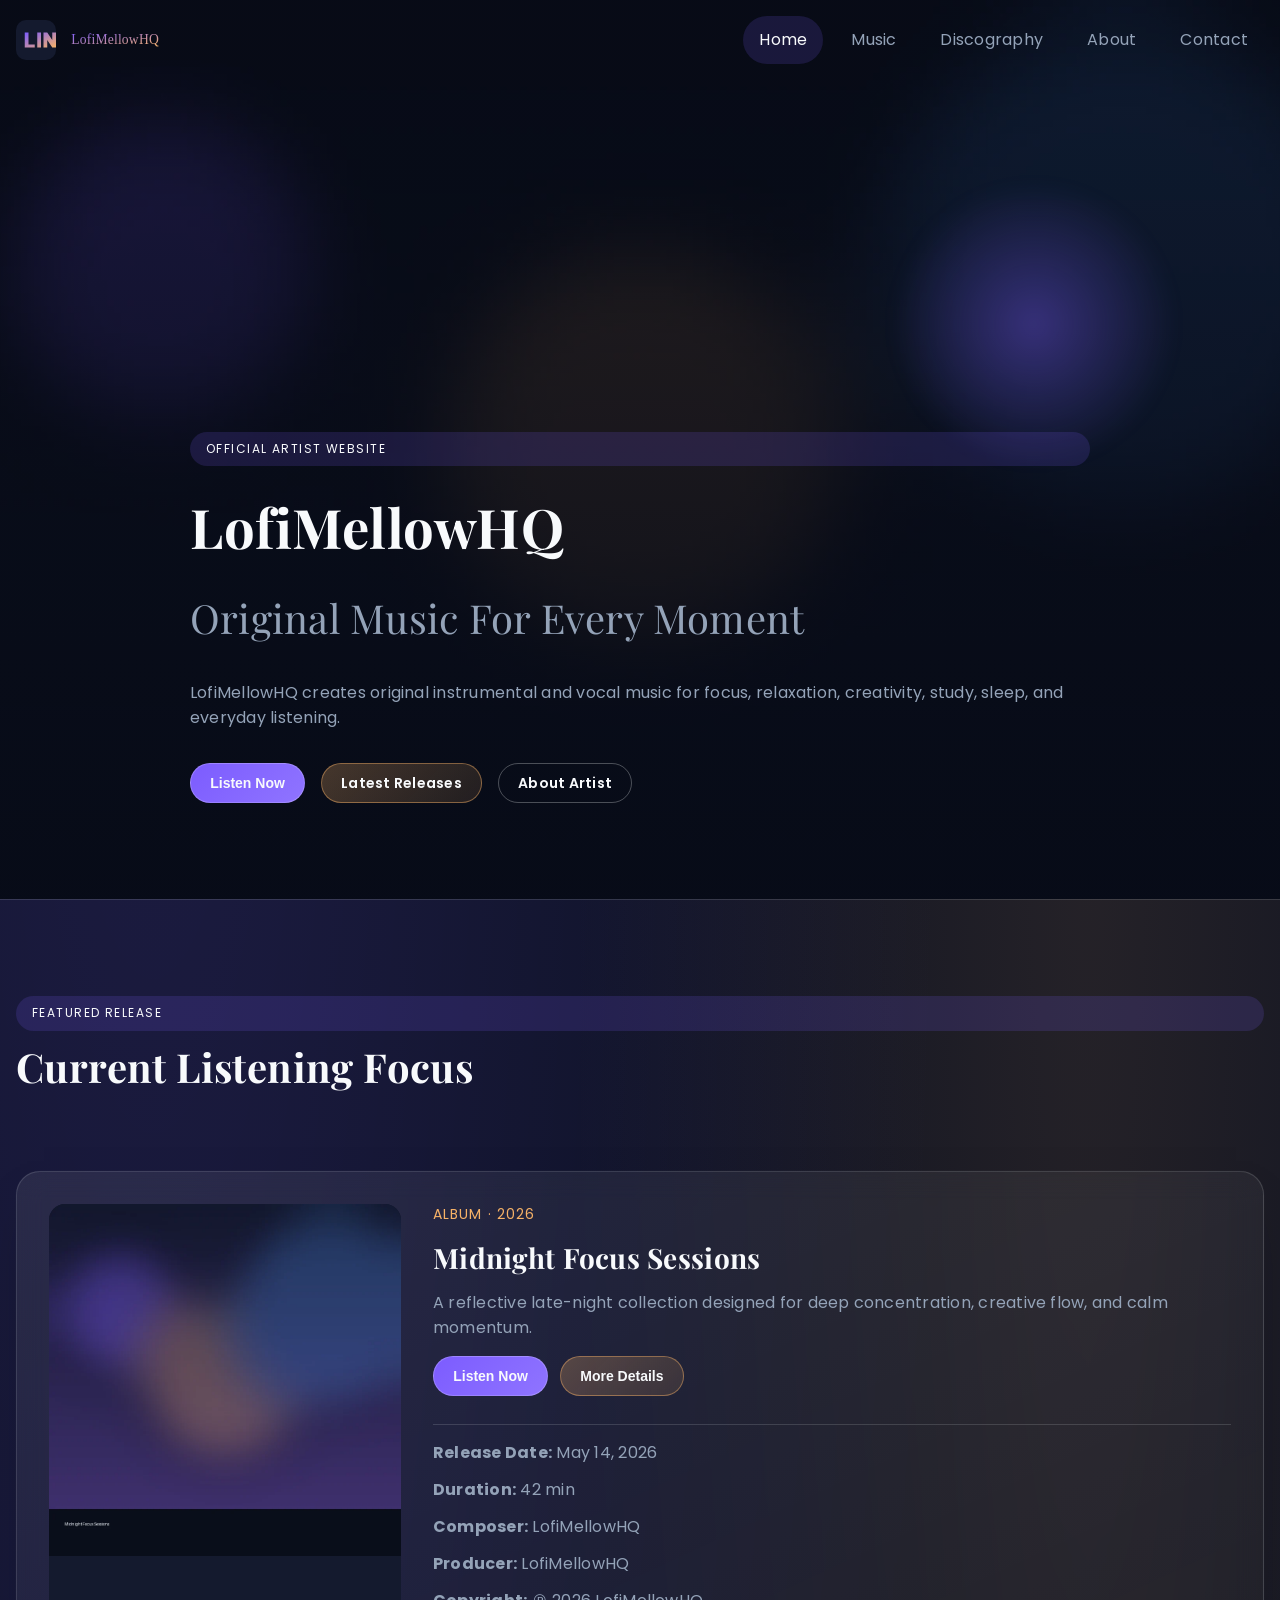
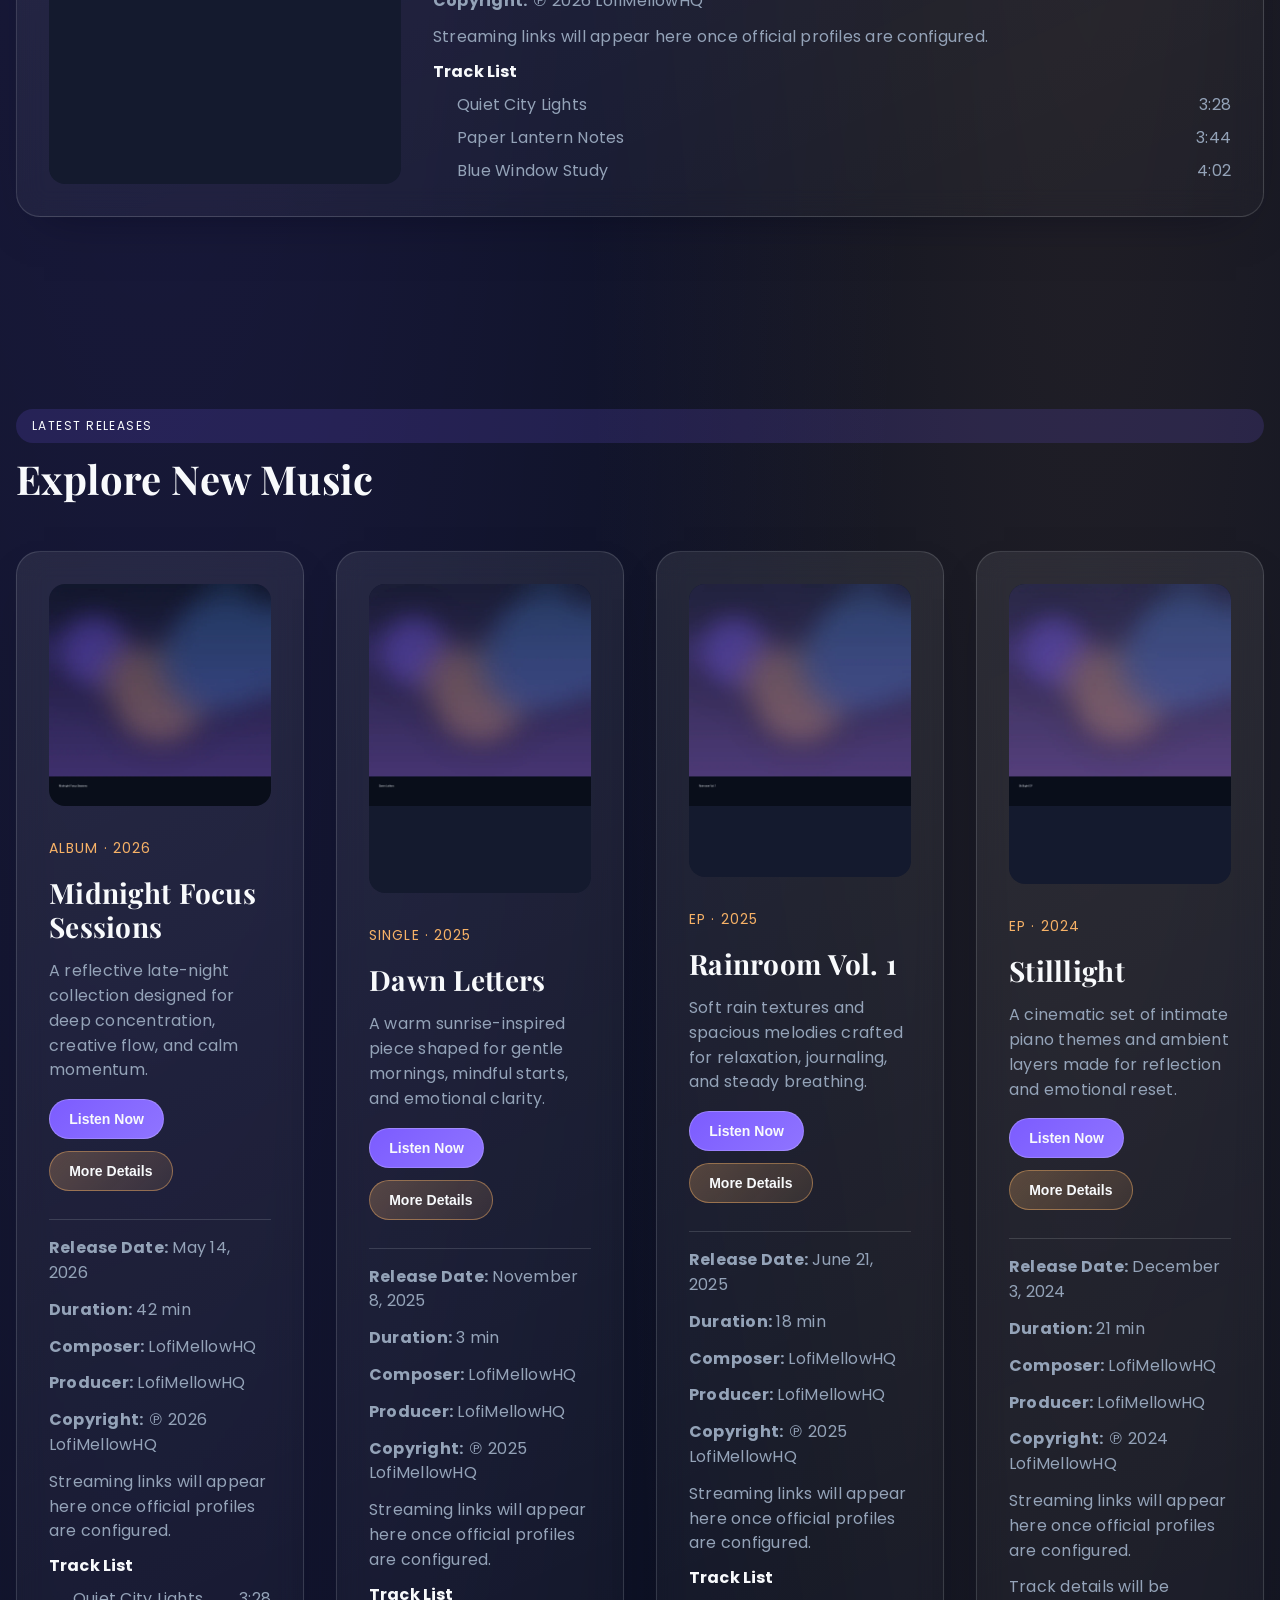
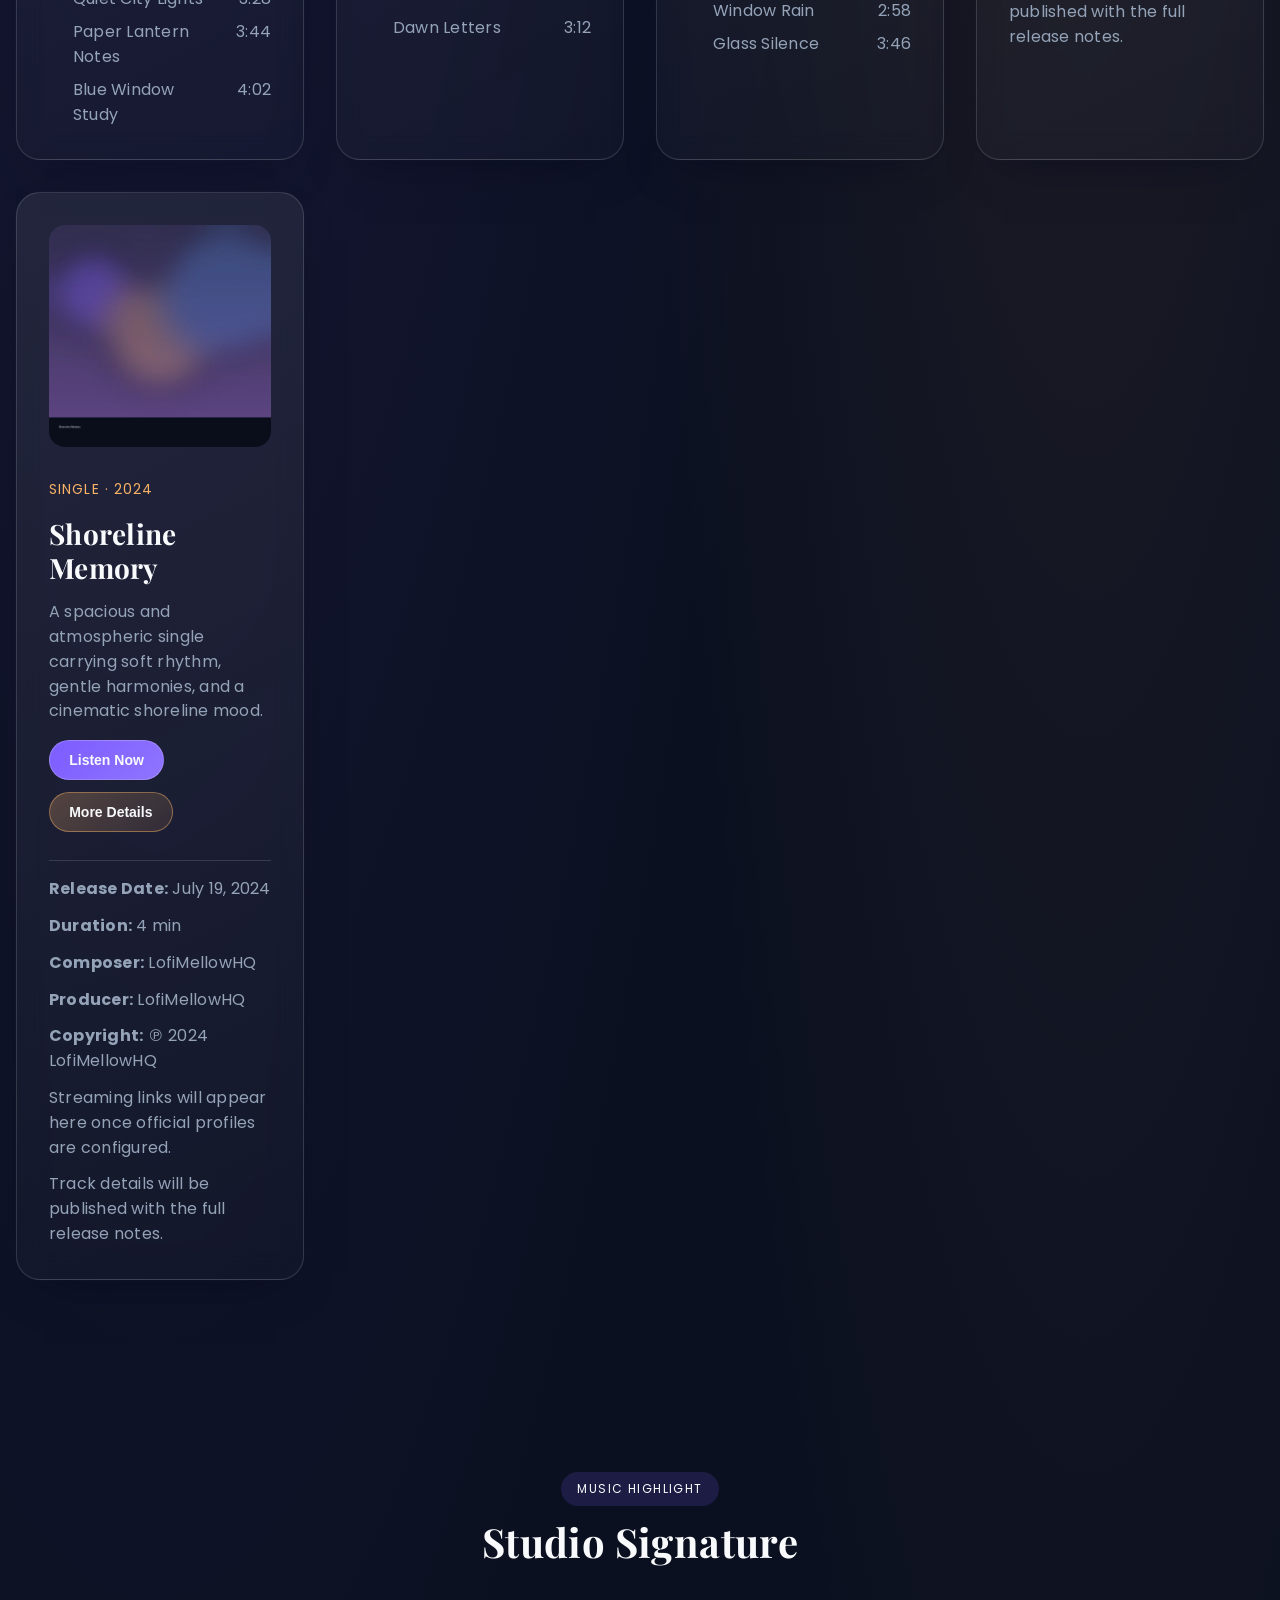
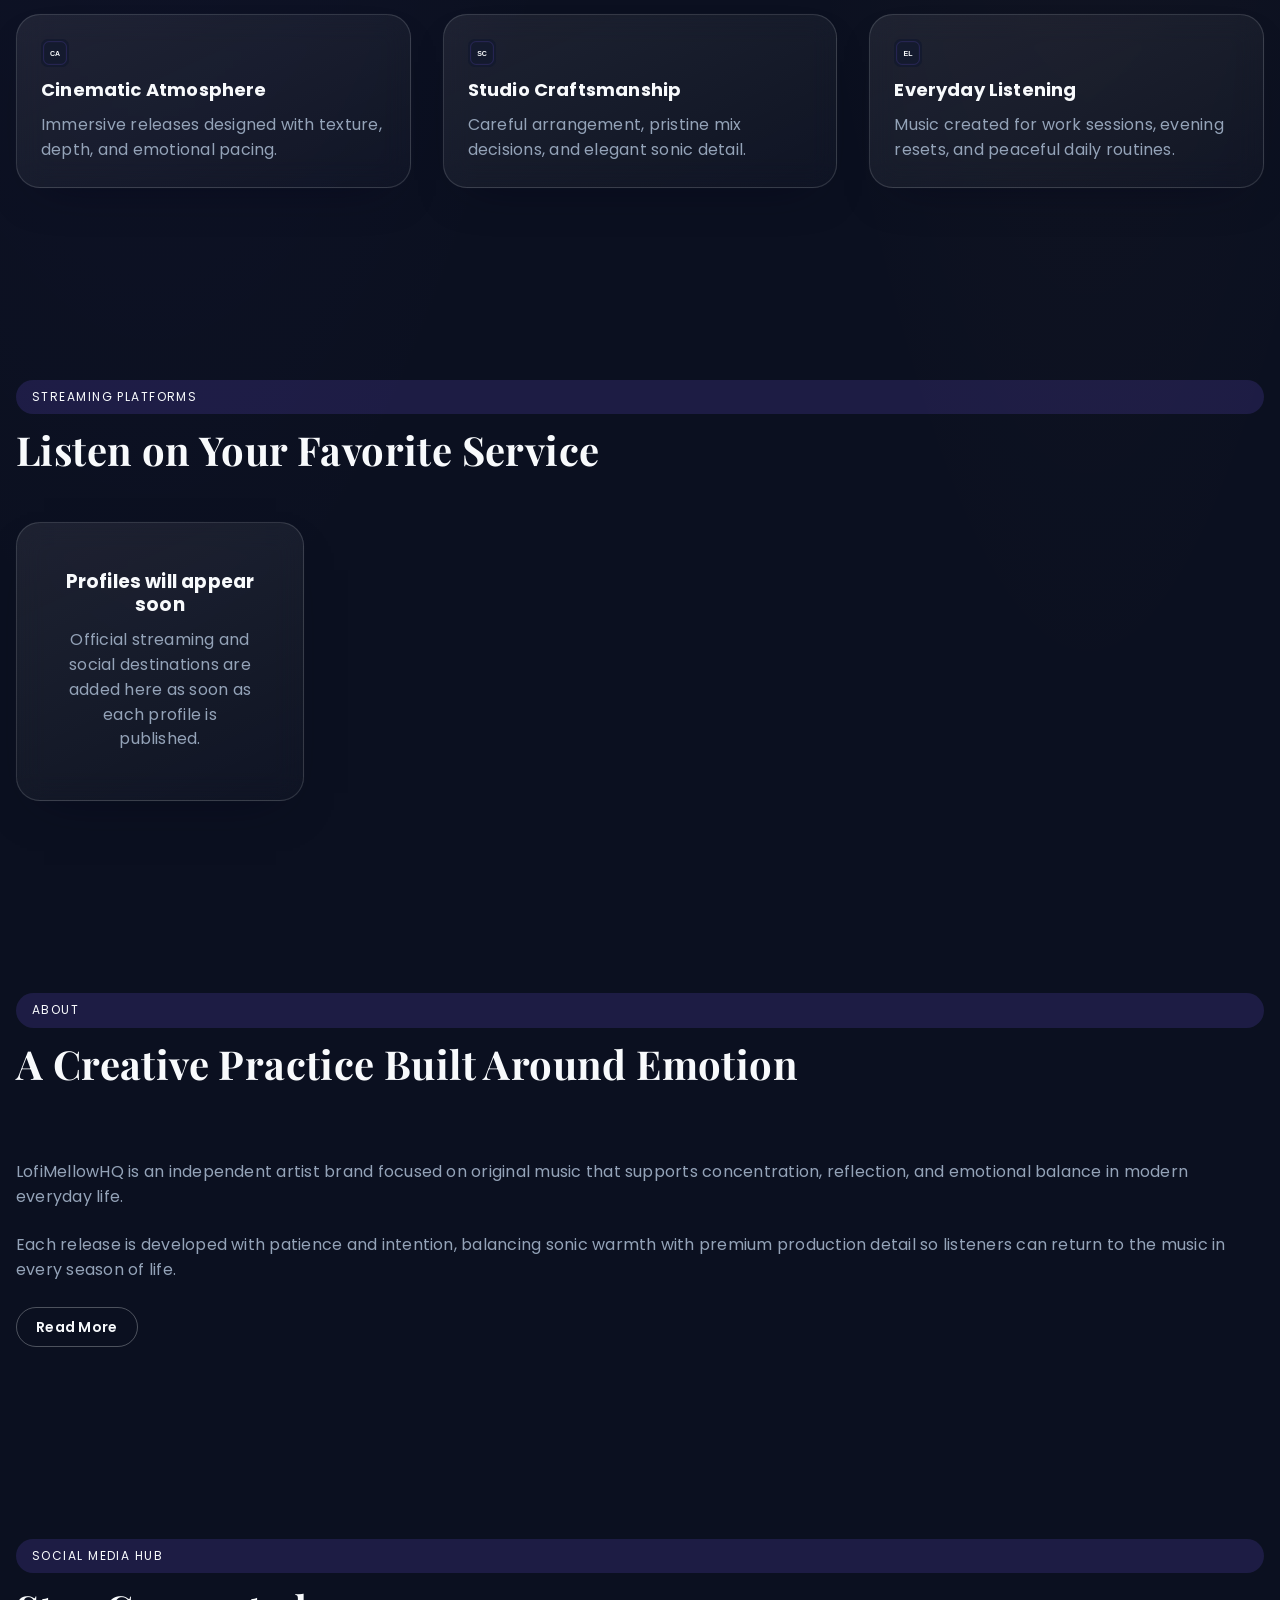
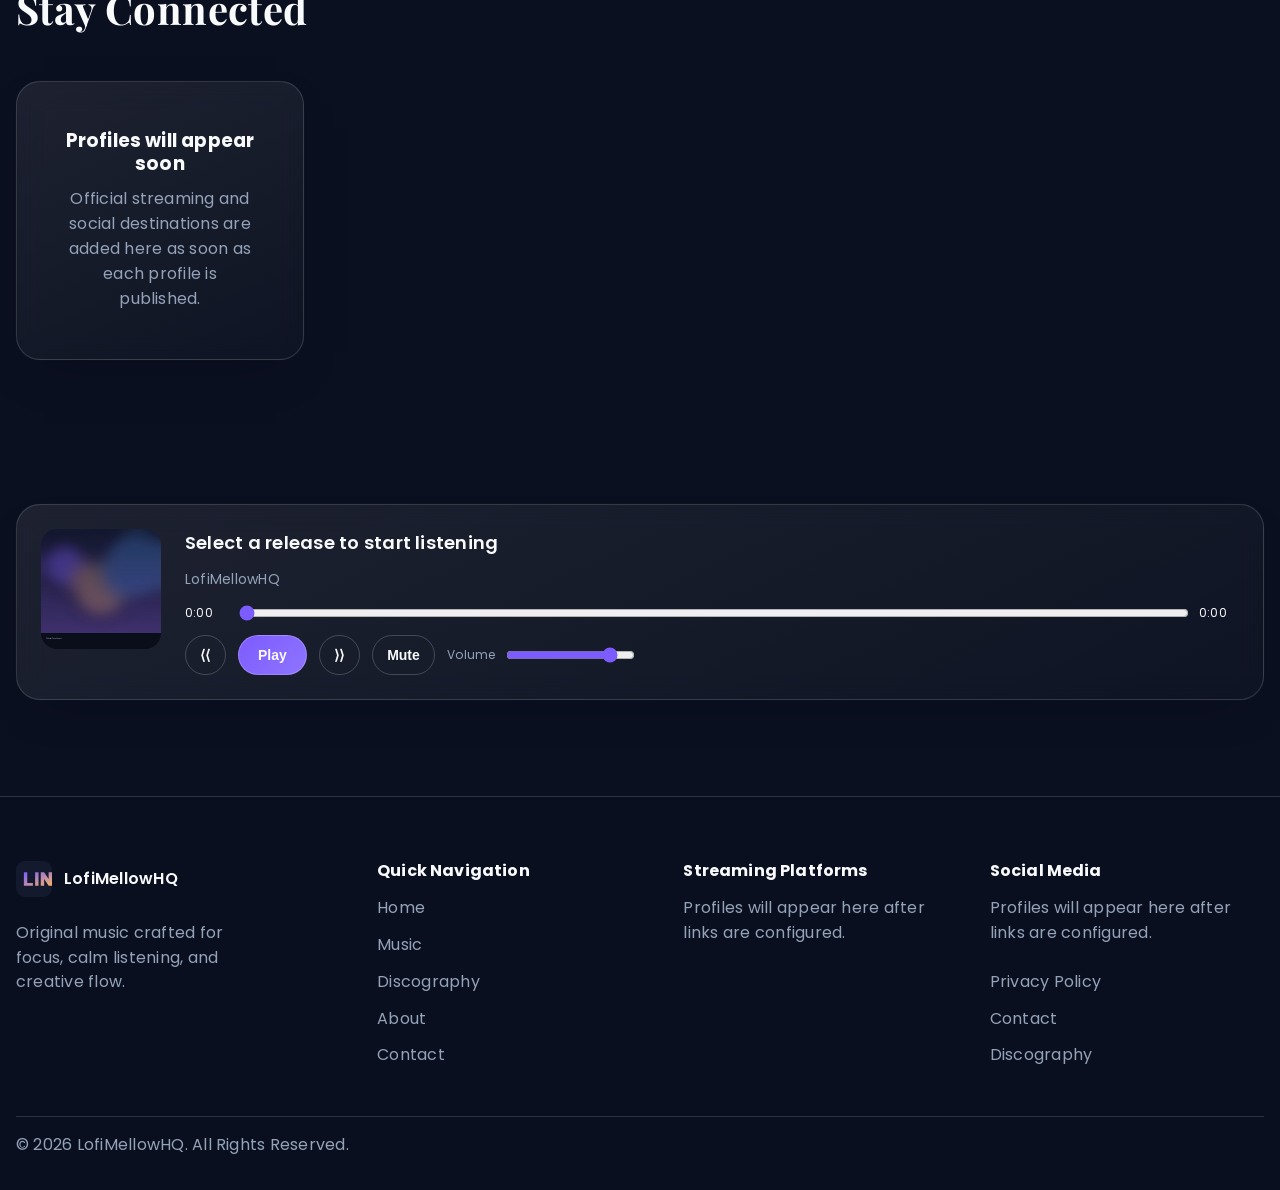
<file: index.html>
<!doctype html>
<html lang="en">
<head>
  <meta charset="utf-8">
  <meta http-equiv="X-UA-Compatible" content="IE=edge">
  <meta name="viewport" content="width=device-width, initial-scale=1">
  <title>LofiMellowHQ | Official Artist Website</title>
  <meta name="description" content="Official website of LofiMellowHQ. Discover original releases, explore featured music, and connect across streaming platforms.">
  <meta name="robots" content="index, follow, max-image-preview:large, max-snippet:-1, max-video-preview:-1">
  <meta name="author" content="LofiMellowHQ">
  <meta name="theme-color" content="#0B1020">
  <meta property="og:type" content="website">
  <meta property="og:site_name" content="LofiMellowHQ">
  <meta property="og:title" content="LofiMellowHQ | Official Artist Website">
  <meta property="og:description" content="Discover original releases and explore the official world of LofiMellowHQ.">
  <meta property="og:locale" content="en_US">
  <meta property="og:url" content="https://lofimellowhq.studio/">
  <meta property="og:image" content="https://lofimellowhq.studio/assets/images/og-default.webp">
  <meta property="og:image:width" content="1200">
  <meta property="og:image:height" content="630">
  <meta property="og:image:type" content="image/webp">
  <meta name="twitter:card" content="summary_large_image">
  <meta name="twitter:title" content="LofiMellowHQ | Official Artist Website">
  <meta name="twitter:description" content="Discover original releases and explore the official world of LofiMellowHQ.">
  <meta name="twitter:image" content="https://lofimellowhq.studio/assets/images/og-default.webp">
  <link rel="canonical" href="https://lofimellowhq.studio/">
  <link rel="icon" href="favicon.svg" type="image/svg+xml">
  <link rel="apple-touch-icon" href="assets/icons/apple-touch-icon.png">
  <link rel="manifest" href="manifest.webmanifest">
  <link rel="preconnect" href="https://fonts.googleapis.com">
  <link rel="preconnect" href="https://fonts.gstatic.com" crossorigin>
  <link href="https://fonts.googleapis.com/css2?family=Playfair+Display:wght@500;600;700&family=Poppins:wght@400;500;600;700&display=swap" rel="stylesheet">
  <link rel="preload" href="assets/images/hero-background.webp" as="image" type="image/webp" fetchpriority="high">
  <link rel="stylesheet" href="style.css">
  <script type="application/ld+json" id="structured-data">{}</script>
</head>
<body data-page="index">
  <a class="sr-only" href="#main-content">Skip to content</a>
  <div data-component="header"></div>

  <main id="main-content">
    <section class="hero" aria-label="Hero section">
      <div class="hero-backdrop" data-js="hero-backdrop" role="img" aria-label="Cinematic ambient backdrop"></div>
      <div class="hero-overlay"></div>
      <div class="container hero-inner">
        <span class="eyebrow">Official Artist Website</span>
        <h1 class="title-xl" data-js="hero-title">LofiMellowHQ</h1>
        <p class="title-lg" data-js="hero-tagline">Original Music For Every Moment</p>
        <p data-js="hero-description">LofiMellowHQ creates original music for focus, relaxation, creativity, study, sleep, and everyday listening.</p>
        <div class="hero-actions">
          <button class="btn btn-primary" type="button" data-scroll-target="featured-release">Listen Now</button>
          <a class="btn btn-secondary" href="music.html">Latest Releases</a>
          <a class="btn btn-outline" href="about.html">About Artist</a>
        </div>
      </div>
    </section>

    <section class="section" id="featured-release" aria-labelledby="featured-release-title">
      <div class="container stack-xl">
        <div class="section-head">
          <span class="eyebrow">Featured Release</span>
          <h2 class="title-lg" id="featured-release-title">Current Listening Focus</h2>
        </div>
        <div data-js="featured-release"></div>
      </div>
    </section>

    <section class="section" aria-labelledby="latest-release-title">
      <div class="container">
        <div class="section-head">
          <span class="eyebrow">Latest Releases</span>
          <h2 class="title-lg" id="latest-release-title">Explore New Music</h2>
        </div>
        <div class="grid cards-auto" data-js="latest-releases"></div>
      </div>
    </section>

    <section class="section" aria-labelledby="highlight-title">
      <div class="container">
        <div class="section-head center">
          <span class="eyebrow">Music Highlight</span>
          <h2 class="title-lg" id="highlight-title">Studio Signature</h2>
        </div>
        <div class="grid cards-3" data-js="music-highlights"></div>
      </div>
    </section>

    <section class="section" aria-labelledby="streaming-title">
      <div class="container">
        <div class="section-head">
          <span class="eyebrow">Streaming Platforms</span>
          <h2 class="title-lg" id="streaming-title">Listen on Your Favorite Service</h2>
        </div>
        <div class="grid cards-auto" data-js="streaming-grid"></div>
      </div>
    </section>

    <section class="section" aria-labelledby="about-preview-title">
      <div class="container stack-lg">
        <div class="section-head">
          <span class="eyebrow">About</span>
          <h2 class="title-lg" id="about-preview-title">A Creative Practice Built Around Emotion</h2>
        </div>
        <p>LofiMellowHQ is an independent artist brand focused on original music that supports concentration, reflection, and emotional balance in modern everyday life.</p>
        <p>Each release is developed with patience and intention, balancing sonic warmth with premium production detail so listeners can return to the music in every season of life.</p>
        <div>
          <a class="btn btn-outline" href="about.html">Read More</a>
        </div>
      </div>
    </section>

    <section class="section" aria-labelledby="social-title">
      <div class="container">
        <div class="section-head">
          <span class="eyebrow">Social Media Hub</span>
          <h2 class="title-lg" id="social-title">Stay Connected</h2>
        </div>
        <div class="grid cards-auto" data-js="social-grid"></div>
      </div>
    </section>

    <div class="container" data-component="player"></div>
  </main>

  <div data-component="footer"></div>

  <script type="module" src="script.js"></script>
</body>
</html>
</file>
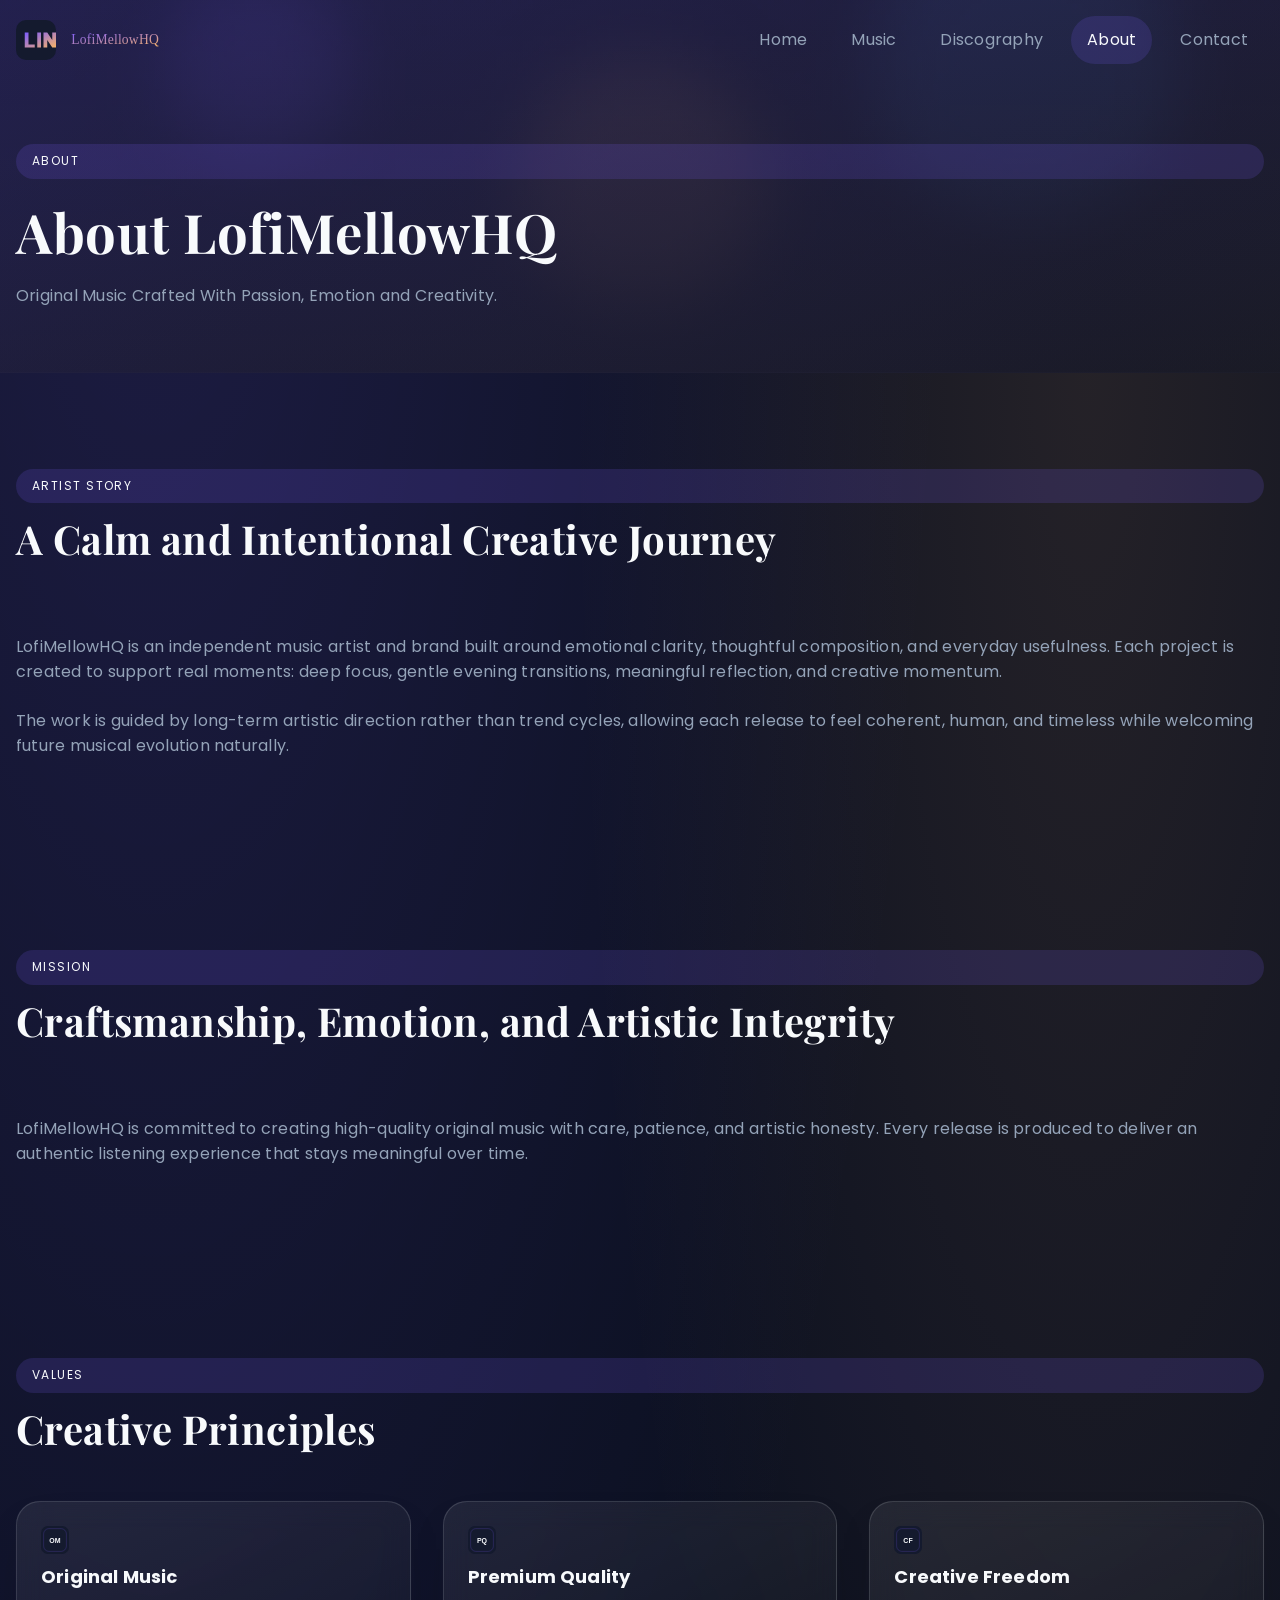
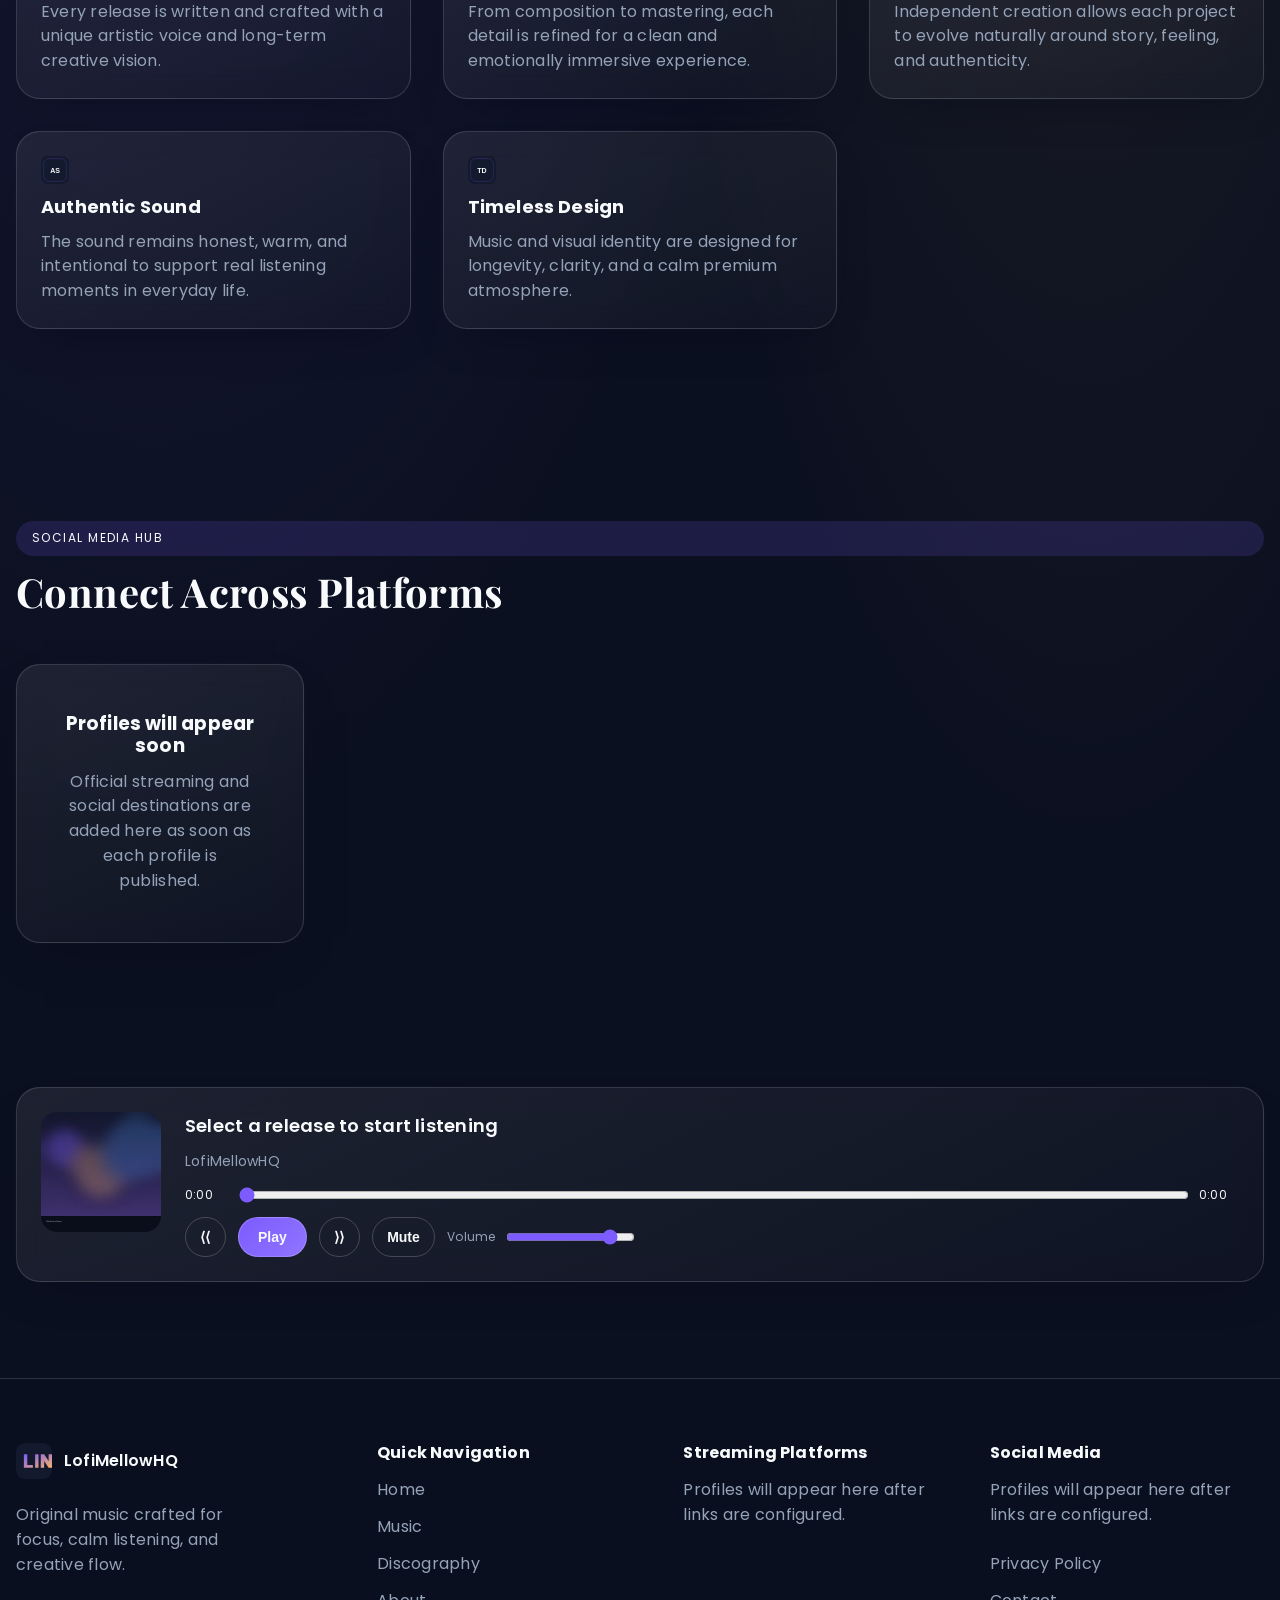
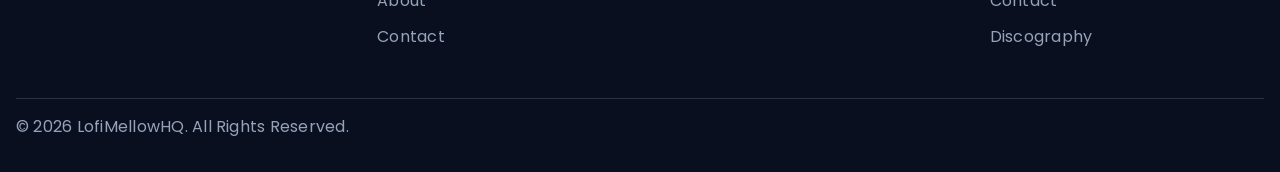
<file: about.html>
<!doctype html>
<html lang="en">
<head>
  <meta charset="utf-8">
  <meta http-equiv="X-UA-Compatible" content="IE=edge">
  <meta name="viewport" content="width=device-width, initial-scale=1">
  <title>About LofiMellowHQ | Official Artist Website</title>
  <meta name="description" content="Learn about the story, mission, and creative values behind LofiMellowHQ and its original music journey.">
  <meta name="robots" content="index, follow, max-image-preview:large, max-snippet:-1, max-video-preview:-1">
  <meta name="author" content="LofiMellowHQ">
  <meta name="theme-color" content="#0B1020">
  <meta property="og:type" content="profile">
  <meta property="og:site_name" content="LofiMellowHQ">
  <meta property="og:title" content="About LofiMellowHQ | Official Artist Website">
  <meta property="og:description" content="Read the creative story and mission behind LofiMellowHQ.">
  <meta property="og:url" content="https://lofimellowhq.studio/about.html">
  <meta property="og:locale" content="en_US">
  <meta property="og:image" content="https://lofimellowhq.studio/assets/images/og-default.webp">
  <meta property="og:image:width" content="1200">
  <meta property="og:image:height" content="630">
  <meta property="og:image:type" content="image/webp">
  <meta name="twitter:card" content="summary_large_image">
  <meta name="twitter:title" content="About LofiMellowHQ | Official Artist Website">
  <meta name="twitter:description" content="Read the creative story and mission behind LofiMellowHQ.">
  <meta name="twitter:image" content="https://lofimellowhq.studio/assets/images/og-default.webp">
  <link rel="canonical" href="https://lofimellowhq.studio/about.html">
  <link rel="icon" href="favicon.svg" type="image/svg+xml">
  <link rel="apple-touch-icon" href="assets/icons/apple-touch-icon.png">
  <link rel="manifest" href="manifest.webmanifest">
  <link rel="preconnect" href="https://fonts.googleapis.com">
  <link rel="preconnect" href="https://fonts.gstatic.com" crossorigin>
  <link href="https://fonts.googleapis.com/css2?family=Playfair+Display:wght@500;600;700&family=Poppins:wght@400;500;600;700&display=swap" rel="stylesheet">
  <link rel="stylesheet" href="style.css">
  <script type="application/ld+json" id="structured-data">{}</script>
</head>
<body data-page="about">
  <a class="sr-only" href="#main-content">Skip to content</a>
  <div data-component="header"></div>

  <main id="main-content">
    <section class="page-hero" aria-labelledby="about-heading">
      <div class="container stack-lg">
        <span class="eyebrow">About</span>
        <h1 class="title-xl" id="about-heading">About LofiMellowHQ</h1>
        <p>Original Music Crafted With Passion, Emotion and Creativity.</p>
      </div>
    </section>

    <section class="section" aria-labelledby="story-heading">
      <div class="container stack-lg">
        <div class="section-head">
          <span class="eyebrow">Artist Story</span>
          <h2 class="title-lg" id="story-heading">A Calm and Intentional Creative Journey</h2>
        </div>
        <p>LofiMellowHQ is an independent music artist and brand built around emotional clarity, thoughtful composition, and everyday usefulness. Each project is created to support real moments: deep focus, gentle evening transitions, meaningful reflection, and creative momentum.</p>
        <p>The work is guided by long-term artistic direction rather than trend cycles, allowing each release to feel coherent, human, and timeless while welcoming future musical evolution naturally.</p>
      </div>
    </section>

    <section class="section" aria-labelledby="mission-heading">
      <div class="container stack-lg">
        <div class="section-head">
          <span class="eyebrow">Mission</span>
          <h2 class="title-lg" id="mission-heading">Craftsmanship, Emotion, and Artistic Integrity</h2>
        </div>
        <p>LofiMellowHQ is committed to creating high-quality original music with care, patience, and artistic honesty. Every release is produced to deliver an authentic listening experience that stays meaningful over time.</p>
      </div>
    </section>

    <section class="section" aria-labelledby="values-heading">
      <div class="container">
        <div class="section-head">
          <span class="eyebrow">Values</span>
          <h2 class="title-lg" id="values-heading">Creative Principles</h2>
        </div>
        <div class="grid cards-3" data-js="values-grid"></div>
      </div>
    </section>

    <section class="section" aria-labelledby="about-social-heading">
      <div class="container">
        <div class="section-head">
          <span class="eyebrow">Social Media Hub</span>
          <h2 class="title-lg" id="about-social-heading">Connect Across Platforms</h2>
        </div>
        <div class="grid cards-auto" data-js="about-social-grid"></div>
      </div>
    </section>

    <div class="container" data-component="player"></div>
  </main>

  <div data-component="footer"></div>

  <script type="module" src="script.js"></script>
</body>
</html>
</file>
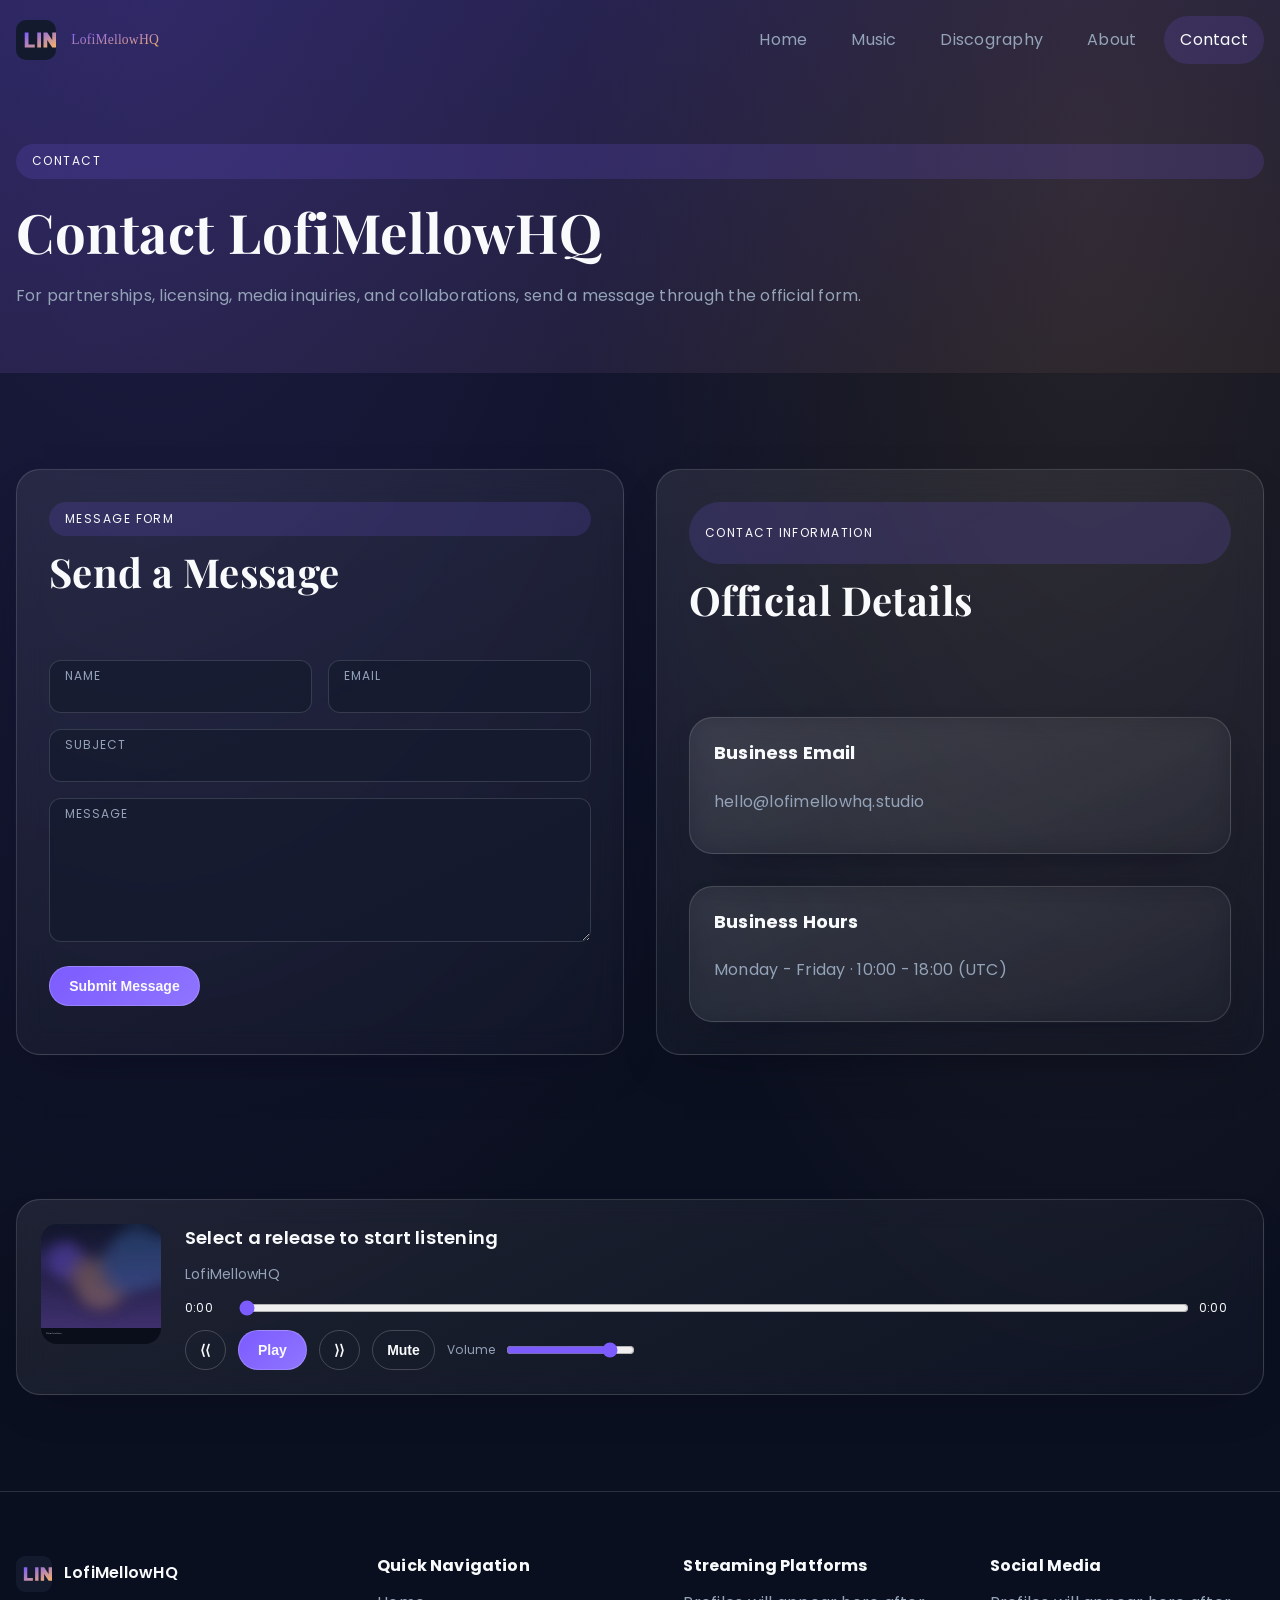
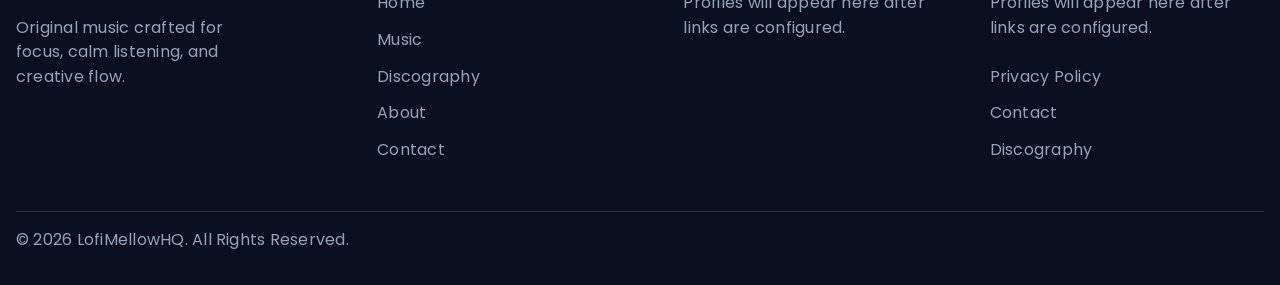
<file: contact.html>
<!doctype html>
<html lang="en">
<head>
  <meta charset="utf-8">
  <meta http-equiv="X-UA-Compatible" content="IE=edge">
  <meta name="viewport" content="width=device-width, initial-scale=1">
  <title>Contact | LofiMellowHQ Official Artist Website</title>
  <meta name="description" content="Contact LofiMellowHQ for official business inquiries, collaborations, and artist communication.">
  <meta name="robots" content="index, follow, max-image-preview:large, max-snippet:-1, max-video-preview:-1">
  <meta name="author" content="LofiMellowHQ">
  <meta name="theme-color" content="#0B1020">
  <meta property="og:type" content="website">
  <meta property="og:site_name" content="LofiMellowHQ">
  <meta property="og:title" content="Contact | LofiMellowHQ Official Artist Website">
  <meta property="og:description" content="Reach out to LofiMellowHQ through the official contact page.">
  <meta property="og:url" content="https://lofimellowhq.studio/contact.html">
  <meta property="og:locale" content="en_US">
  <meta property="og:image" content="https://lofimellowhq.studio/assets/images/og-default.webp">
  <meta property="og:image:width" content="1200">
  <meta property="og:image:height" content="630">
  <meta property="og:image:type" content="image/webp">
  <meta name="twitter:card" content="summary_large_image">
  <meta name="twitter:title" content="Contact | LofiMellowHQ Official Artist Website">
  <meta name="twitter:description" content="Reach out to LofiMellowHQ through the official contact page.">
  <meta name="twitter:image" content="https://lofimellowhq.studio/assets/images/og-default.webp">
  <link rel="canonical" href="https://lofimellowhq.studio/contact.html">
  <link rel="icon" href="favicon.svg" type="image/svg+xml">
  <link rel="apple-touch-icon" href="assets/icons/apple-touch-icon.png">
  <link rel="manifest" href="manifest.webmanifest">
  <link rel="preconnect" href="https://fonts.googleapis.com">
  <link rel="preconnect" href="https://fonts.gstatic.com" crossorigin>
  <link href="https://fonts.googleapis.com/css2?family=Playfair+Display:wght@500;600;700&family=Poppins:wght@400;500;600;700&display=swap" rel="stylesheet">
  <link rel="stylesheet" href="style.css">
  <script type="application/ld+json" id="structured-data">{}</script>
</head>
<body data-page="contact">
  <a class="sr-only" href="#main-content">Skip to content</a>
  <div data-component="header"></div>

  <main id="main-content">
    <section class="page-hero" aria-labelledby="contact-heading">
      <div class="container stack-lg">
        <span class="eyebrow">Contact</span>
        <h1 class="title-xl" id="contact-heading">Contact LofiMellowHQ</h1>
        <p>For partnerships, licensing, media inquiries, and collaborations, send a message through the official form.</p>
      </div>
    </section>

    <section class="section" aria-labelledby="contact-form-title">
      <div class="container grid cards-2">
        <article class="glass-card form-shell">
          <div class="section-head">
            <span class="eyebrow">Message Form</span>
            <h2 class="title-lg" id="contact-form-title">Send a Message</h2>
          </div>
          <form class="form-grid" data-js="contact-form" novalidate>
            <div class="form-field">
              <label for="name">Name</label>
              <input id="name" name="name" type="text" autocomplete="name" required>
            </div>
            <div class="form-field">
              <label for="email">Email</label>
              <input id="email" name="email" type="email" autocomplete="email" required>
            </div>
            <div class="form-field full">
              <label for="subject">Subject</label>
              <input id="subject" name="subject" type="text" required>
            </div>
            <div class="form-field full">
              <label for="message">Message</label>
              <textarea id="message" name="message" rows="5" required></textarea>
            </div>
            <div class="form-field full">
              <button class="btn btn-primary" type="submit">Submit Message</button>
            </div>
          </form>
          <div class="form-status" data-js="form-status" role="alert" aria-live="polite"></div>
        </article>

        <article class="glass-card form-shell">
          <div class="section-head">
            <span class="eyebrow">Contact Information</span>
            <h2 class="title-lg">Official Details</h2>
          </div>
          <div class="grid cards-auto" data-js="contact-info-grid"></div>
        </article>
      </div>
    </section>

    <div class="container" data-component="player"></div>
  </main>

  <div data-component="footer"></div>

  <script type="module" src="script.js"></script>
</body>
</html>
</file>
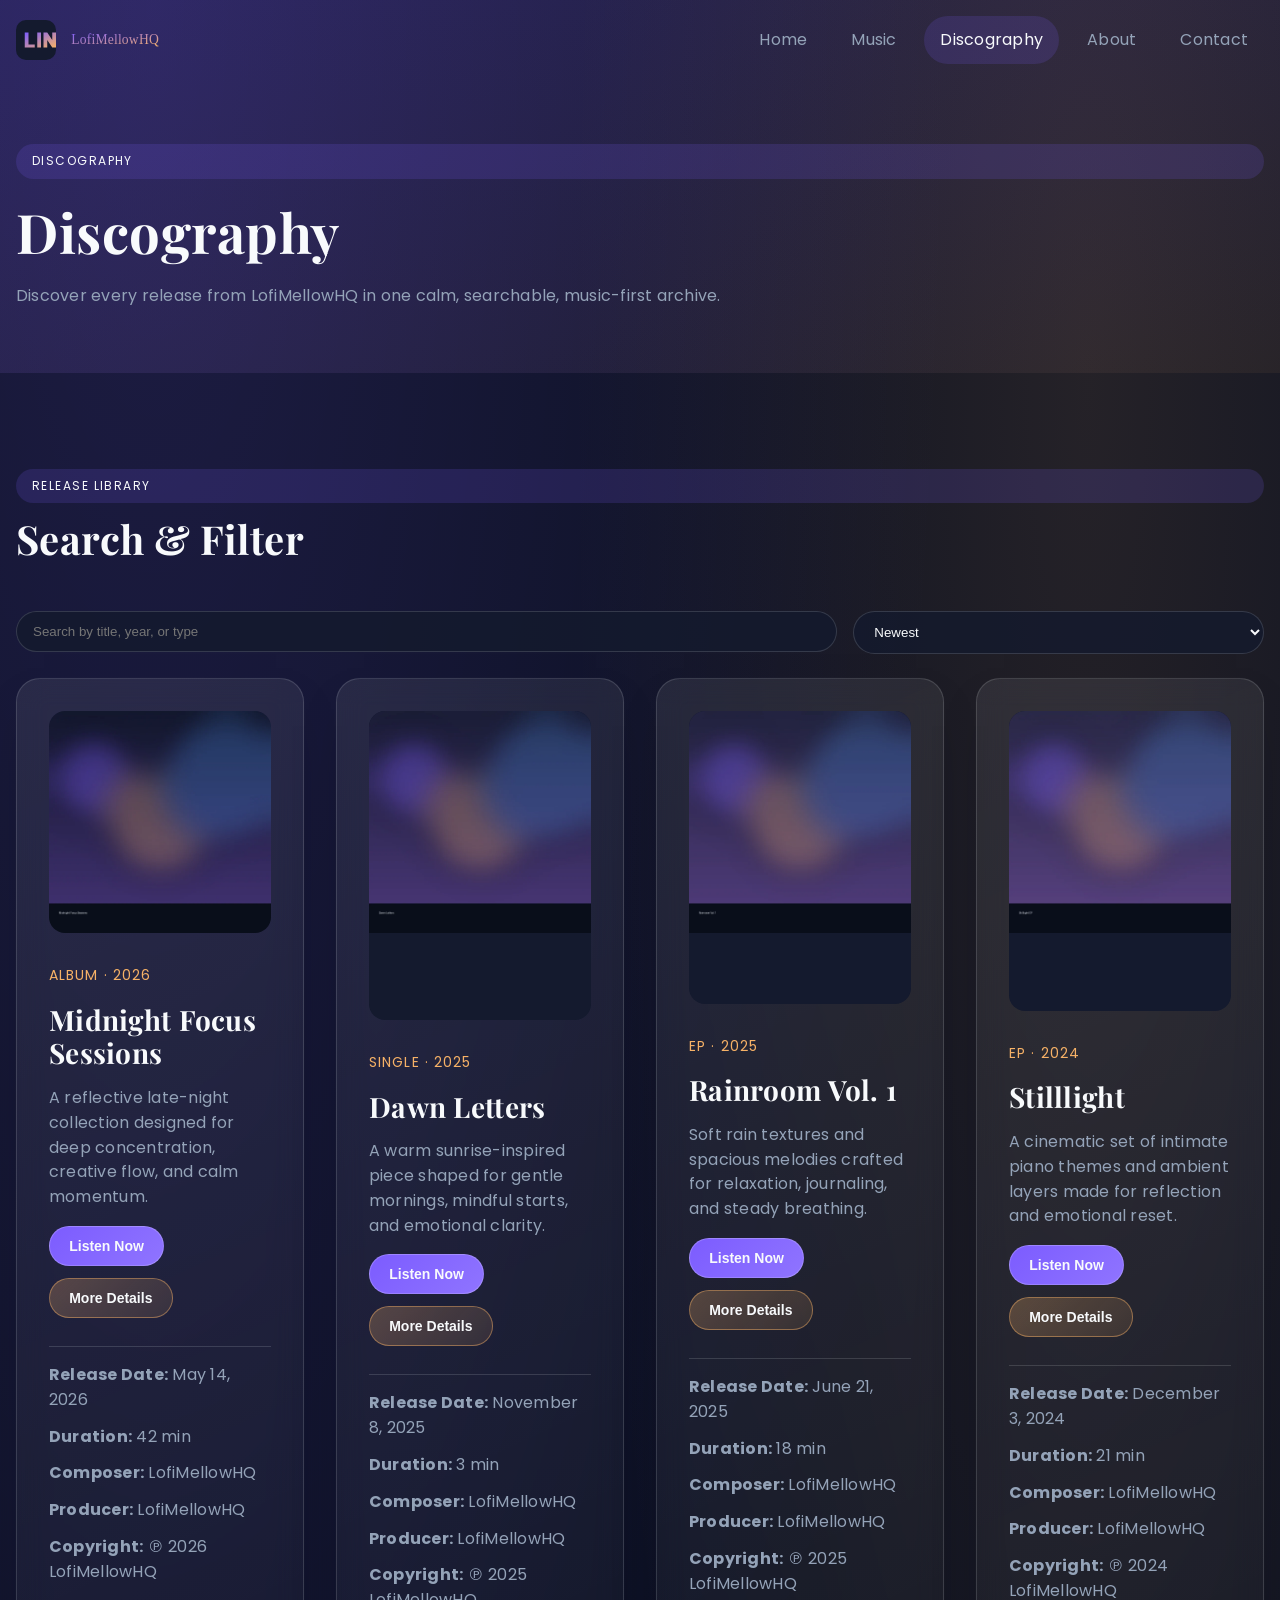
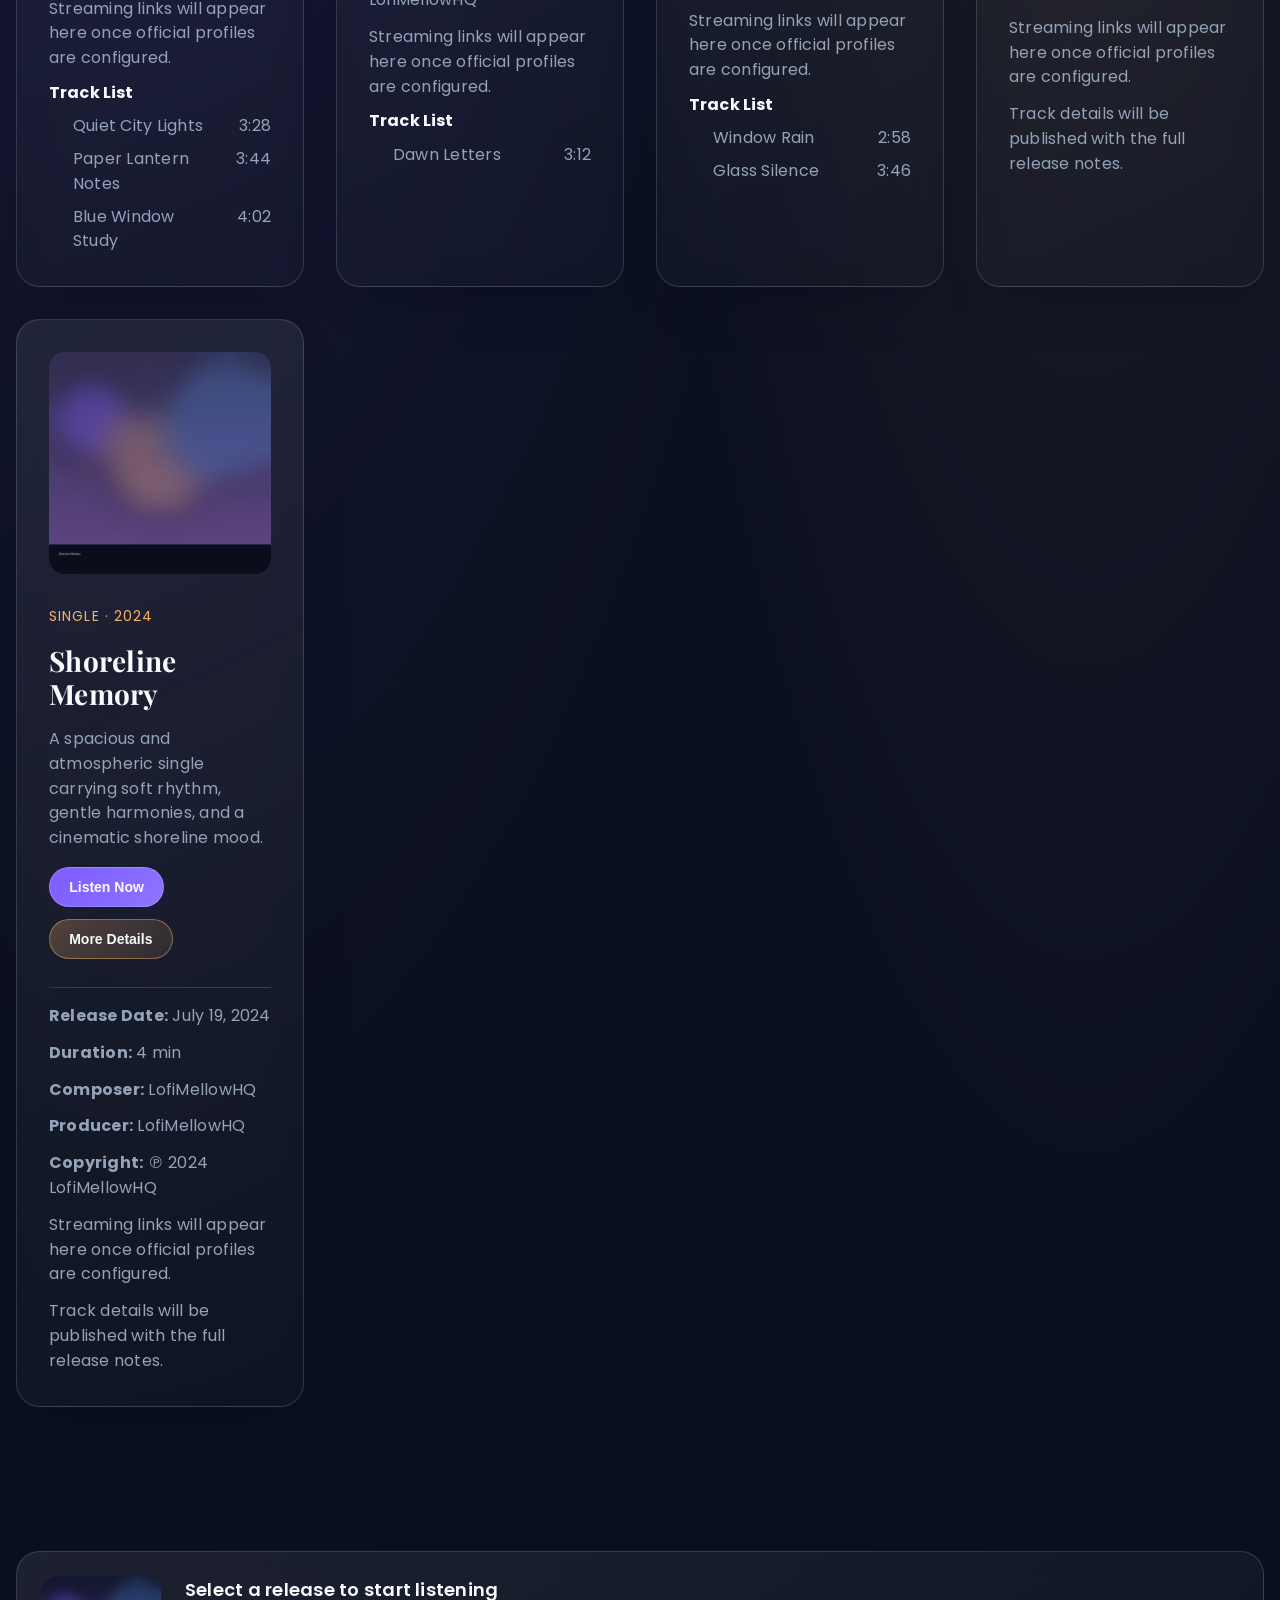
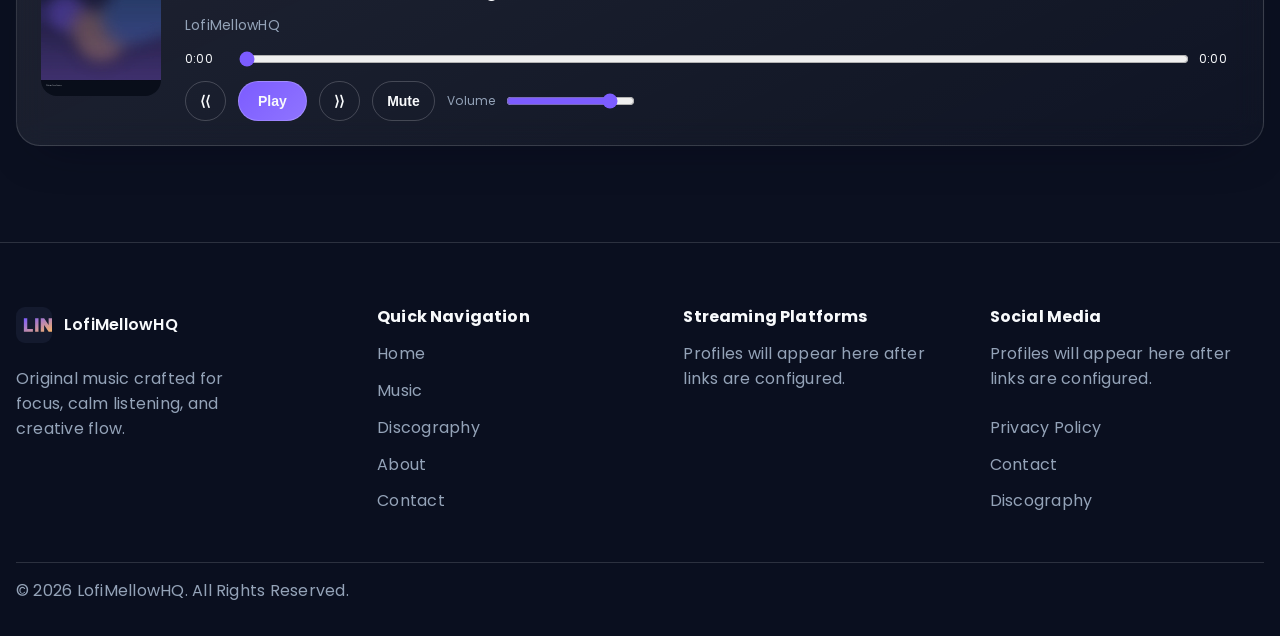
<file: discography.html>
<!doctype html>
<html lang="en">
<head>
  <meta charset="utf-8">
  <meta http-equiv="X-UA-Compatible" content="IE=edge">
  <meta name="viewport" content="width=device-width, initial-scale=1">
  <title>Discography | LofiMellowHQ Official Artist Website</title>
  <meta name="description" content="Browse the complete discography of LofiMellowHQ with searchable releases and premium listening pathways.">
  <meta name="robots" content="index, follow, max-image-preview:large, max-snippet:-1, max-video-preview:-1">
  <meta name="author" content="LofiMellowHQ">
  <meta name="theme-color" content="#0B1020">
  <meta property="og:type" content="website">
  <meta property="og:site_name" content="LofiMellowHQ">
  <meta property="og:title" content="Discography | LofiMellowHQ Official Artist Website">
  <meta property="og:description" content="Browse the complete discography of LofiMellowHQ with searchable releases.">
  <meta property="og:url" content="https://lofimellowhq.studio/discography.html">
  <meta property="og:locale" content="en_US">
  <meta property="og:image" content="https://lofimellowhq.studio/assets/images/og-default.webp">
  <meta property="og:image:width" content="1200">
  <meta property="og:image:height" content="630">
  <meta property="og:image:type" content="image/webp">
  <meta name="twitter:card" content="summary_large_image">
  <meta name="twitter:title" content="Discography | LofiMellowHQ Official Artist Website">
  <meta name="twitter:description" content="Browse the complete discography of LofiMellowHQ with searchable releases.">
  <meta name="twitter:image" content="https://lofimellowhq.studio/assets/images/og-default.webp">
  <link rel="canonical" href="https://lofimellowhq.studio/discography.html">
  <link rel="icon" href="favicon.svg" type="image/svg+xml">
  <link rel="apple-touch-icon" href="assets/icons/apple-touch-icon.png">
  <link rel="manifest" href="manifest.webmanifest">
  <link rel="preconnect" href="https://fonts.googleapis.com">
  <link rel="preconnect" href="https://fonts.gstatic.com" crossorigin>
  <link href="https://fonts.googleapis.com/css2?family=Playfair+Display:wght@500;600;700&family=Poppins:wght@400;500;600;700&display=swap" rel="stylesheet">
  <link rel="stylesheet" href="style.css">
  <script type="application/ld+json" id="structured-data">{}</script>
</head>
<body data-page="discography">
  <a class="sr-only" href="#main-content">Skip to content</a>
  <div data-component="header"></div>

  <main id="main-content">
    <section class="page-hero" aria-labelledby="discography-heading">
      <div class="container stack-lg">
        <span class="eyebrow">Discography</span>
        <h1 class="title-xl" id="discography-heading">Discography</h1>
        <p>Discover every release from LofiMellowHQ in one calm, searchable, music-first archive.</p>
      </div>
    </section>

    <section class="section" aria-labelledby="library-title">
      <div class="container">
        <div class="section-head">
          <span class="eyebrow">Release Library</span>
          <h2 class="title-lg" id="library-title">Search &amp; Filter</h2>
        </div>

        <div class="filters" role="search" aria-label="Search and filter releases">
          <label>
            <span class="sr-only">Search by title, year, or type</span>
            <input type="search" data-js="release-search" placeholder="Search by title, year, or type">
          </label>
          <label>
            <span class="sr-only">Filter releases</span>
            <select data-js="release-filter">
              <option value="newest">Newest</option>
              <option value="oldest">Oldest</option>
              <option value="album">Albums</option>
              <option value="ep">EPs</option>
              <option value="single">Singles</option>
            </select>
          </label>
        </div>

        <div class="grid cards-auto" data-js="discography-list" aria-live="polite"></div>
      </div>
    </section>

    <div class="container" data-component="player"></div>
  </main>

  <div data-component="footer"></div>

  <script type="module" src="script.js"></script>
</body>
</html>
</file>
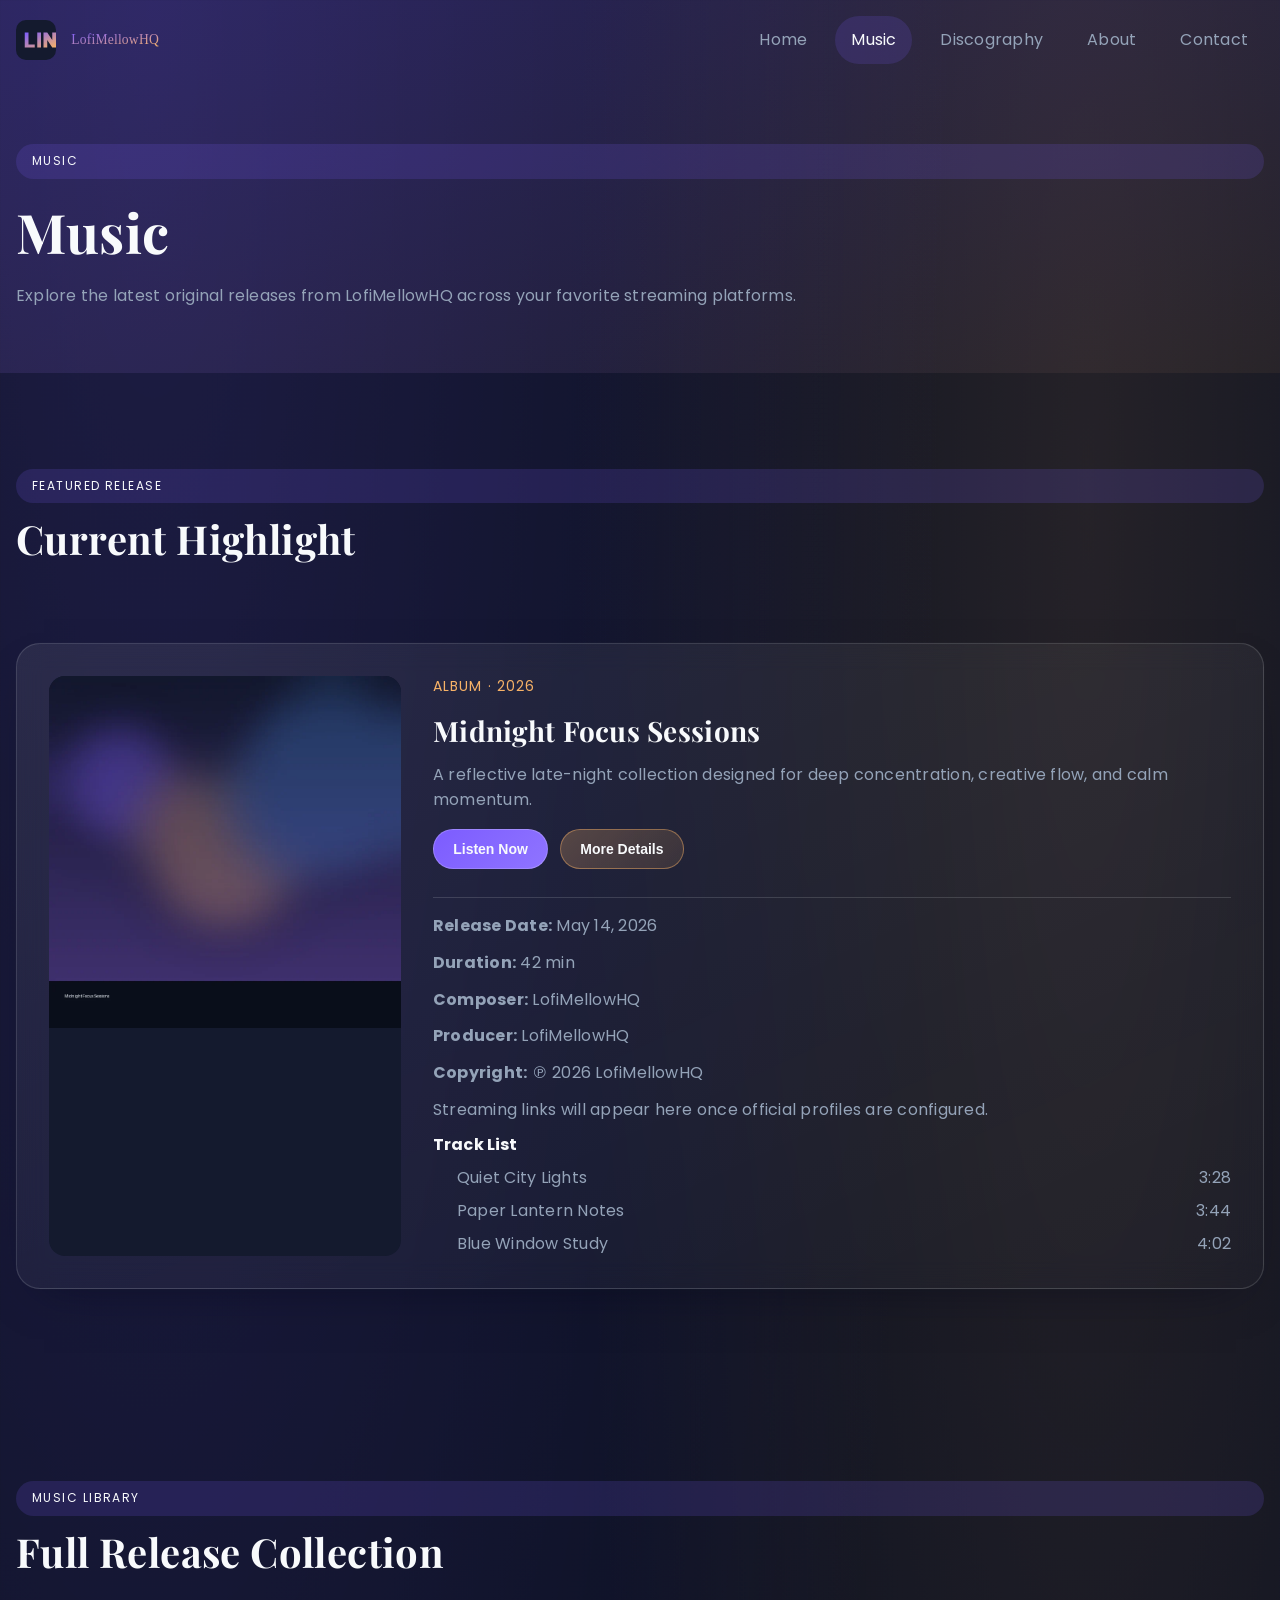
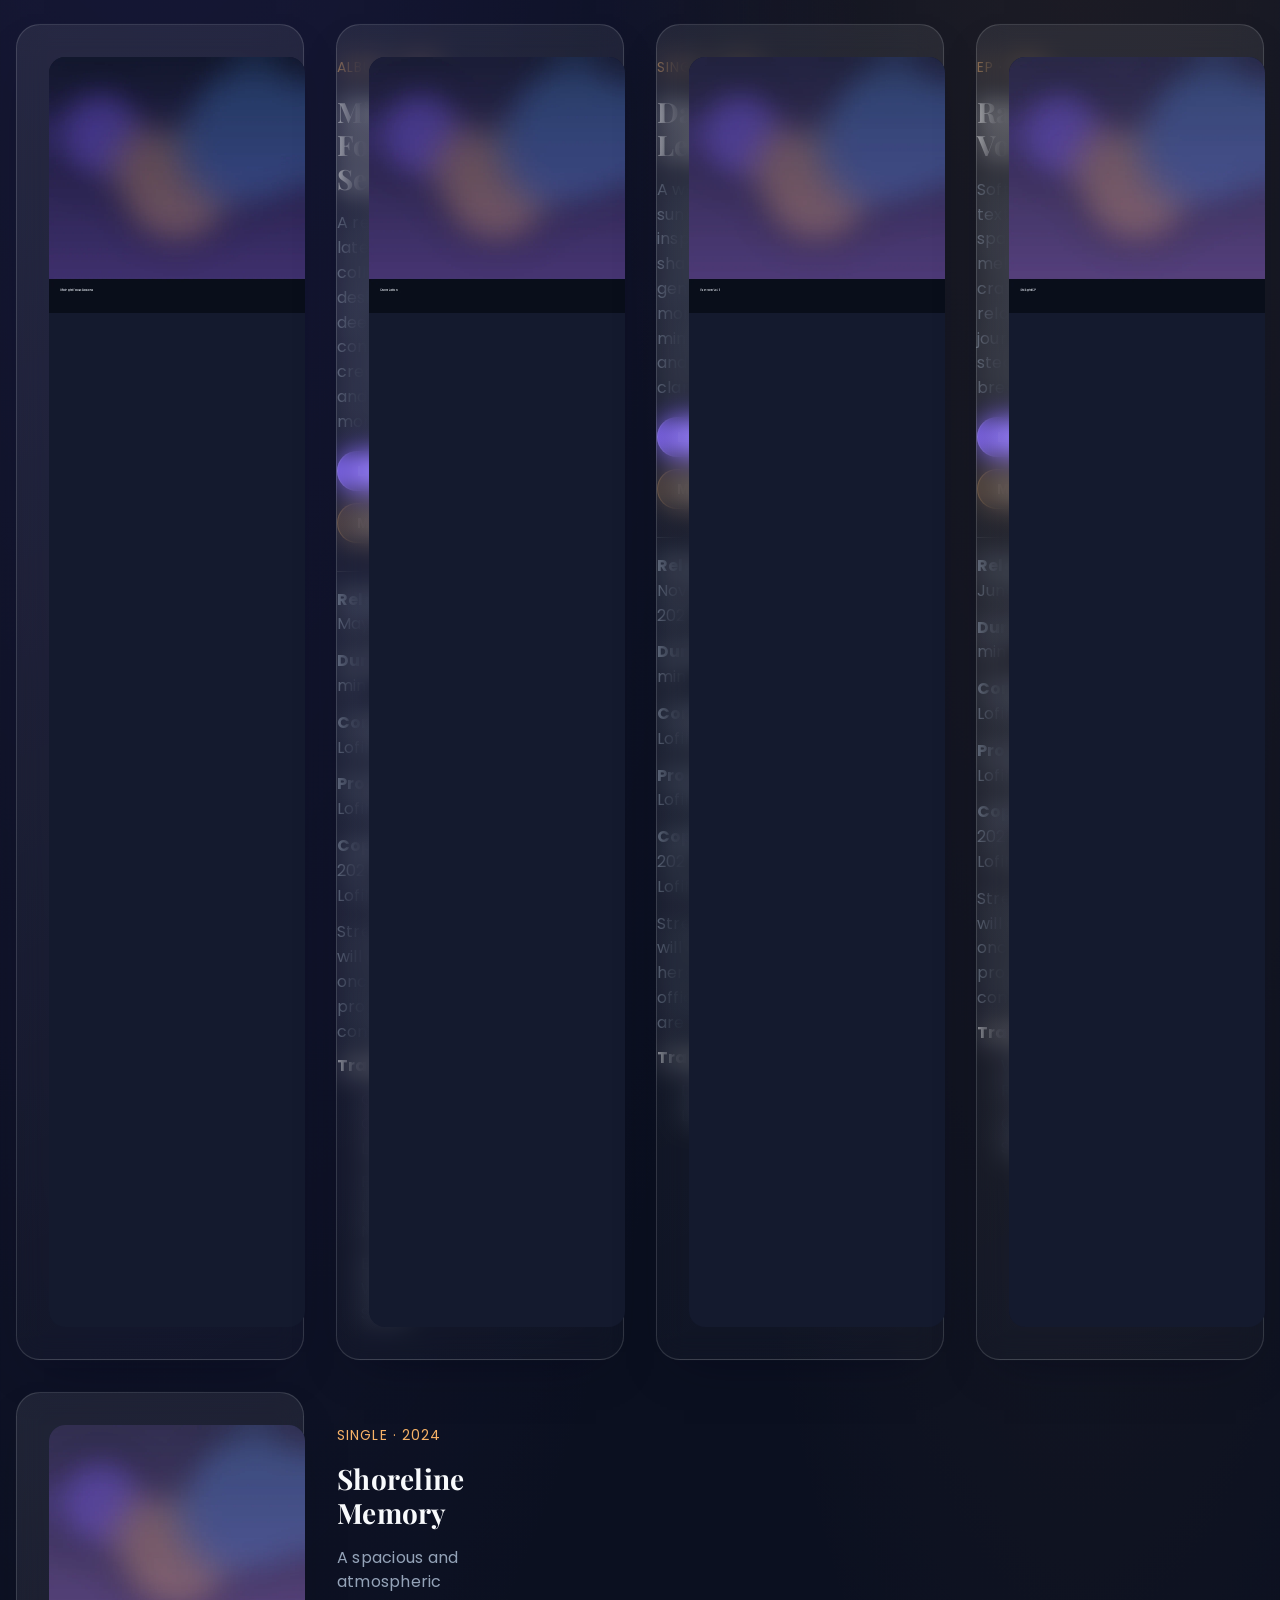
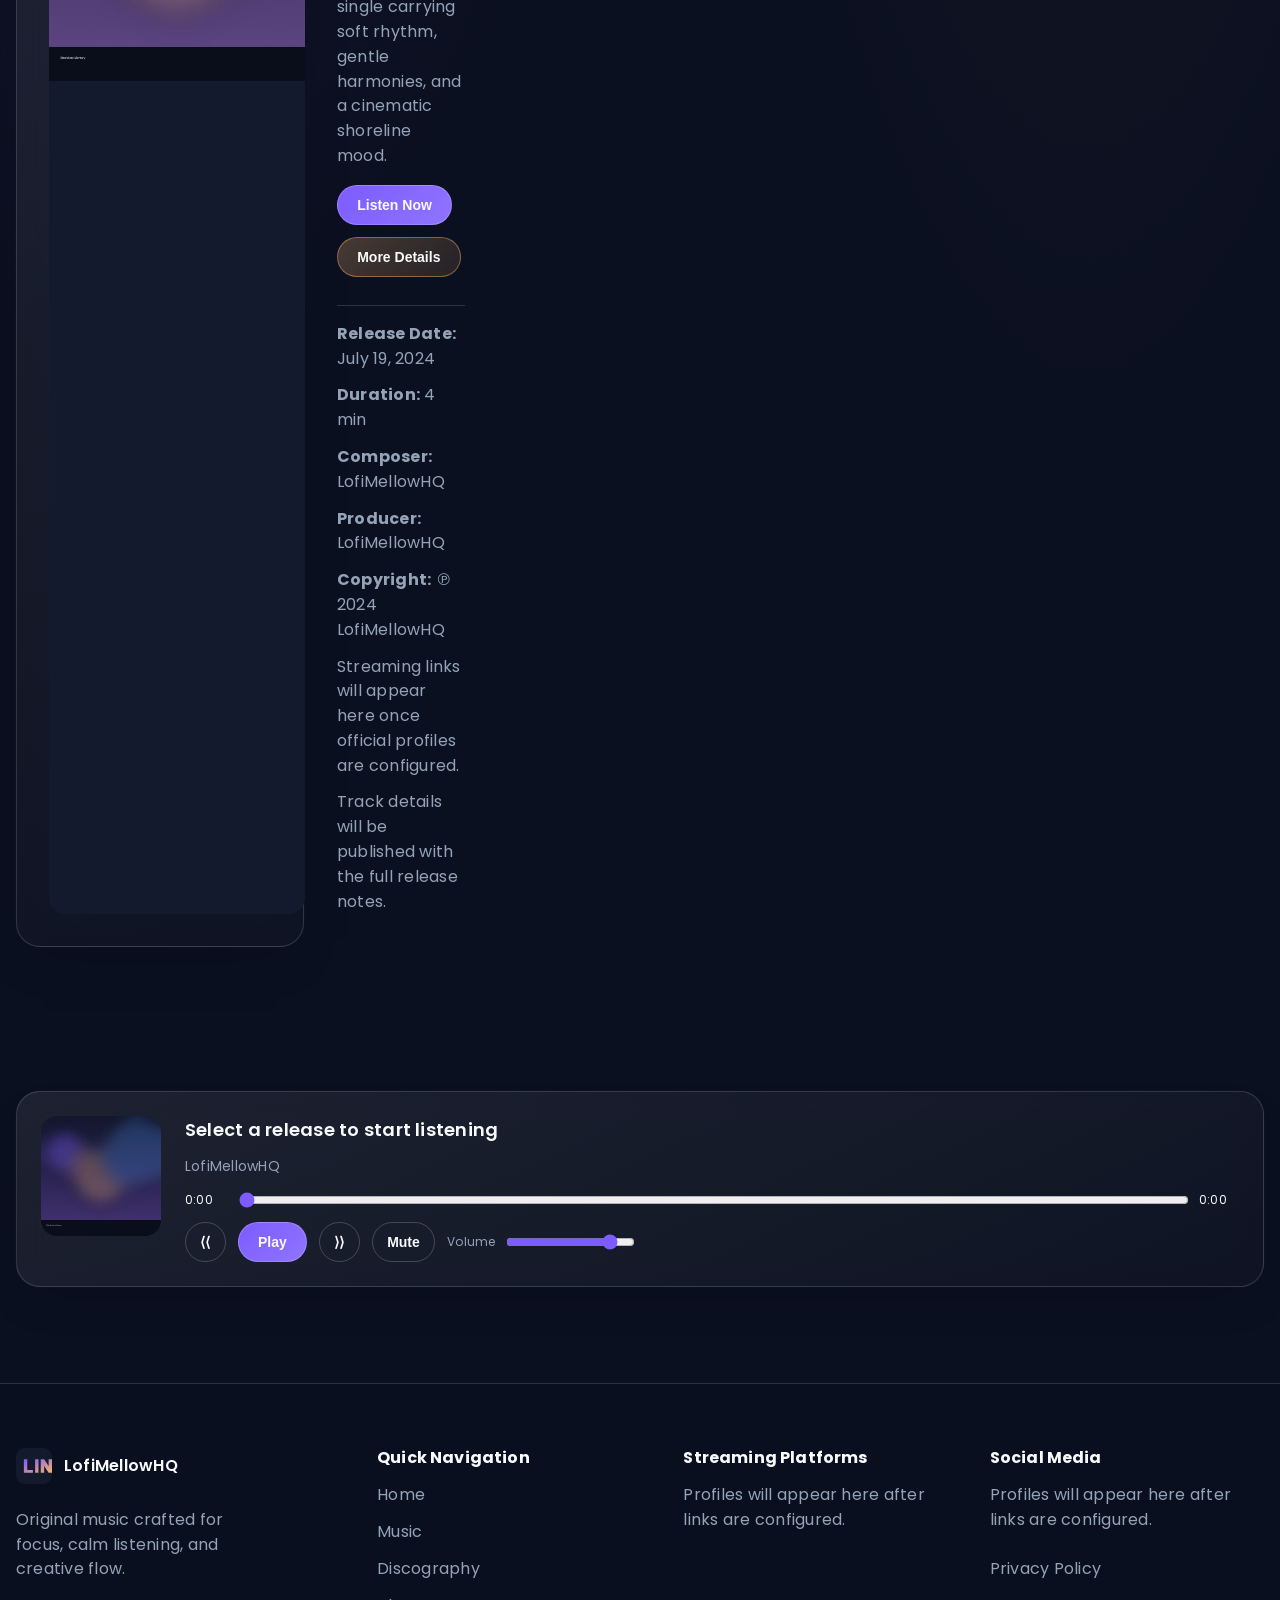
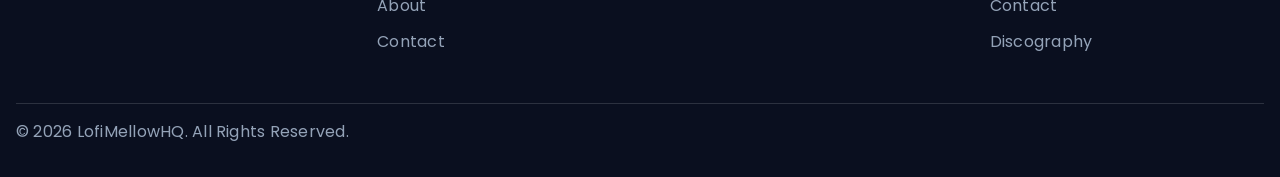
<file: music.html>
<!doctype html>
<html lang="en">
<head>
  <meta charset="utf-8">
  <meta http-equiv="X-UA-Compatible" content="IE=edge">
  <meta name="viewport" content="width=device-width, initial-scale=1">
  <title>Music | LofiMellowHQ Official Artist Website</title>
  <meta name="description" content="Explore the latest original releases from LofiMellowHQ across your favorite streaming platforms.">
  <meta name="robots" content="index, follow, max-image-preview:large, max-snippet:-1, max-video-preview:-1">
  <meta name="author" content="LofiMellowHQ">
  <meta name="theme-color" content="#0B1020">
  <meta property="og:type" content="music.album">
  <meta property="og:site_name" content="LofiMellowHQ">
  <meta property="og:title" content="Music | LofiMellowHQ Official Artist Website">
  <meta property="og:description" content="Explore the latest original releases from LofiMellowHQ.">
  <meta property="og:url" content="https://lofimellowhq.studio/music.html">
  <meta property="og:locale" content="en_US">
  <meta property="og:image" content="https://lofimellowhq.studio/assets/images/og-default.webp">
  <meta property="og:image:width" content="1200">
  <meta property="og:image:height" content="630">
  <meta property="og:image:type" content="image/webp">
  <meta name="twitter:card" content="summary_large_image">
  <meta name="twitter:title" content="Music | LofiMellowHQ Official Artist Website">
  <meta name="twitter:description" content="Explore the latest original releases from LofiMellowHQ.">
  <meta name="twitter:image" content="https://lofimellowhq.studio/assets/images/og-default.webp">
  <link rel="canonical" href="https://lofimellowhq.studio/music.html">
  <link rel="icon" href="favicon.svg" type="image/svg+xml">
  <link rel="apple-touch-icon" href="assets/icons/apple-touch-icon.png">
  <link rel="manifest" href="manifest.webmanifest">
  <link rel="preconnect" href="https://fonts.googleapis.com">
  <link rel="preconnect" href="https://fonts.gstatic.com" crossorigin>
  <link href="https://fonts.googleapis.com/css2?family=Playfair+Display:wght@500;600;700&family=Poppins:wght@400;500;600;700&display=swap" rel="stylesheet">
  <link rel="stylesheet" href="style.css">
  <script type="application/ld+json" id="structured-data">{}</script>
</head>
<body data-page="music">
  <a class="sr-only" href="#main-content">Skip to content</a>
  <div data-component="header"></div>

  <main id="main-content">
    <section class="page-hero" aria-labelledby="music-heading">
      <div class="container stack-lg">
        <span class="eyebrow">Music</span>
        <h1 class="title-xl" id="music-heading">Music</h1>
        <p>Explore the latest original releases from LofiMellowHQ across your favorite streaming platforms.</p>
      </div>
    </section>

    <section class="section" aria-labelledby="music-featured-title">
      <div class="container stack-xl">
        <div class="section-head">
          <span class="eyebrow">Featured Release</span>
          <h2 class="title-lg" id="music-featured-title">Current Highlight</h2>
        </div>
        <div data-js="music-featured"></div>
      </div>
    </section>

    <section class="section" aria-labelledby="music-library-title">
      <div class="container">
        <div class="section-head">
          <span class="eyebrow">Music Library</span>
          <h2 class="title-lg" id="music-library-title">Full Release Collection</h2>
        </div>
        <div class="grid cards-auto" data-js="music-library"></div>
      </div>
    </section>

    <div class="container" data-component="player"></div>
  </main>

  <div data-component="footer"></div>

  <script type="module" src="script.js"></script>
</body>
</html>
</file>
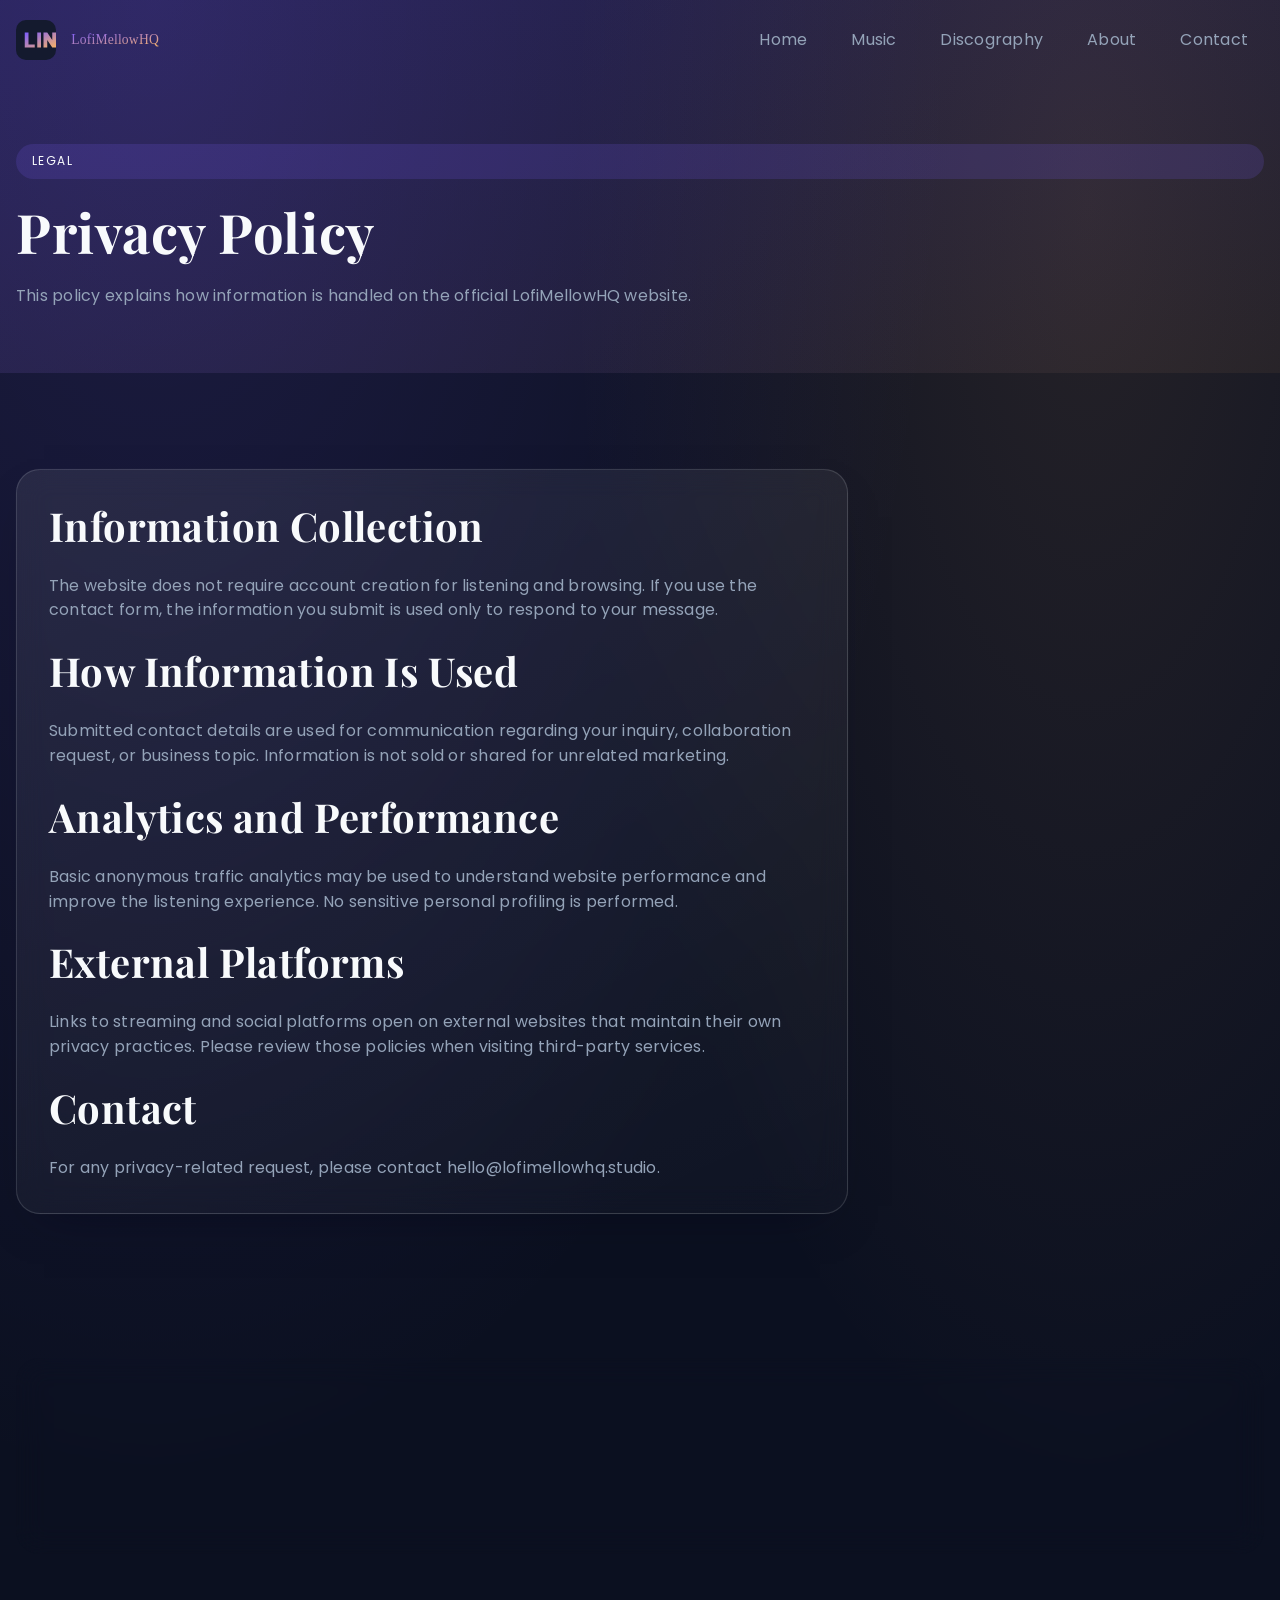
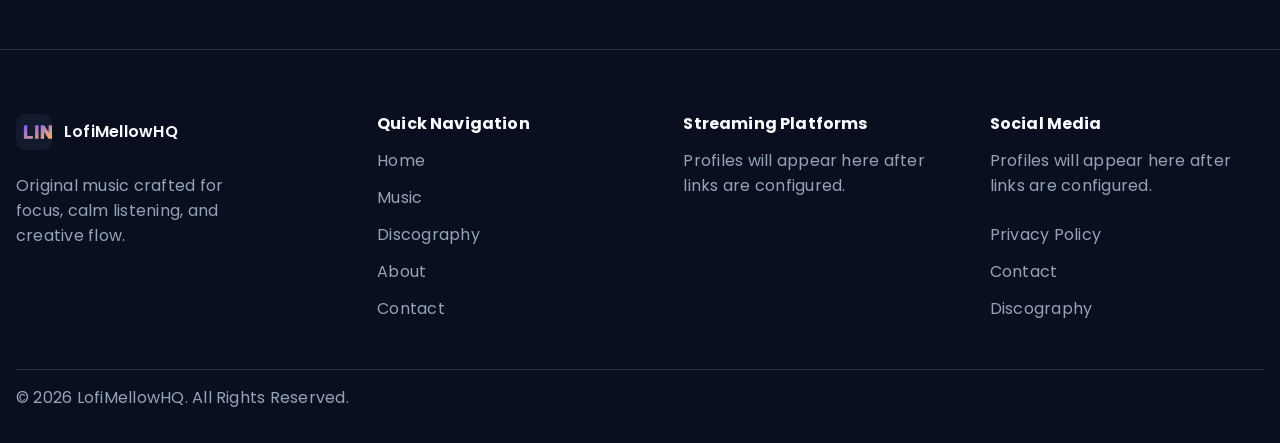
<file: privacy.html>
<!doctype html>
<html lang="en">
<head>
  <meta charset="utf-8">
  <meta http-equiv="X-UA-Compatible" content="IE=edge">
  <meta name="viewport" content="width=device-width, initial-scale=1">
  <title>Privacy Policy | LofiMellowHQ Official Artist Website</title>
  <meta name="description" content="Read the privacy policy for the official LofiMellowHQ website and understand how visitor data is handled.">
  <meta name="robots" content="index, follow, max-image-preview:large, max-snippet:-1, max-video-preview:-1">
  <meta name="author" content="LofiMellowHQ">
  <meta name="theme-color" content="#0B1020">
  <meta property="og:type" content="website">
  <meta property="og:site_name" content="LofiMellowHQ">
  <meta property="og:title" content="Privacy Policy | LofiMellowHQ Official Artist Website">
  <meta property="og:description" content="Read the privacy policy for the official LofiMellowHQ website.">
  <meta property="og:url" content="https://lofimellowhq.studio/privacy.html">
  <meta property="og:locale" content="en_US">
  <meta property="og:image" content="https://lofimellowhq.studio/assets/images/og-default.webp">
  <meta property="og:image:width" content="1200">
  <meta property="og:image:height" content="630">
  <meta property="og:image:type" content="image/webp">
  <meta name="twitter:card" content="summary_large_image">
  <meta name="twitter:title" content="Privacy Policy | LofiMellowHQ Official Artist Website">
  <meta name="twitter:description" content="Read the privacy policy for the official LofiMellowHQ website.">
  <meta name="twitter:image" content="https://lofimellowhq.studio/assets/images/og-default.webp">
  <link rel="canonical" href="https://lofimellowhq.studio/privacy.html">
  <link rel="icon" href="favicon.svg" type="image/svg+xml">
  <link rel="apple-touch-icon" href="assets/icons/apple-touch-icon.png">
  <link rel="manifest" href="manifest.webmanifest">
  <link rel="preconnect" href="https://fonts.googleapis.com">
  <link rel="preconnect" href="https://fonts.gstatic.com" crossorigin>
  <link href="https://fonts.googleapis.com/css2?family=Playfair+Display:wght@500;600;700&family=Poppins:wght@400;500;600;700&display=swap" rel="stylesheet">
  <link rel="stylesheet" href="style.css">
  <script type="application/ld+json" id="structured-data">{}</script>
</head>
<body data-page="privacy">
  <a class="sr-only" href="#main-content">Skip to content</a>
  <div data-component="header"></div>

  <main id="main-content">
    <section class="page-hero" aria-labelledby="privacy-heading">
      <div class="container stack-lg">
        <span class="eyebrow">Legal</span>
        <h1 class="title-xl" id="privacy-heading">Privacy Policy</h1>
        <p>This policy explains how information is handled on the official LofiMellowHQ website.</p>
      </div>
    </section>

    <section class="section" aria-labelledby="privacy-content-heading">
      <div class="container">
        <article class="glass-card form-shell privacy-content">
          <h2 class="title-lg" id="privacy-content-heading">Information Collection</h2>
          <p>The website does not require account creation for listening and browsing. If you use the contact form, the information you submit is used only to respond to your message.</p>

          <h3 class="title-lg">How Information Is Used</h3>
          <p>Submitted contact details are used for communication regarding your inquiry, collaboration request, or business topic. Information is not sold or shared for unrelated marketing.</p>

          <h3 class="title-lg">Analytics and Performance</h3>
          <p>Basic anonymous traffic analytics may be used to understand website performance and improve the listening experience. No sensitive personal profiling is performed.</p>

          <h3 class="title-lg">External Platforms</h3>
          <p>Links to streaming and social platforms open on external websites that maintain their own privacy practices. Please review those policies when visiting third-party services.</p>

          <h3 class="title-lg">Contact</h3>
          <p>For any privacy-related request, please contact <a data-js="privacy-email" href="mailto:hello@lofimellowhq.studio">hello@lofimellowhq.studio</a>.</p>
        </article>
      </div>
    </section>

    <div class="container" data-component="player"></div>
  </main>

  <div data-component="footer"></div>

  <script type="module" src="script.js"></script>
</body>
</html>
</file>
<file: style.css>
/* =====================================================
   1. Variables
===================================================== */
:root {
  --color-bg: #0B1020;
  --color-surface: #141A2E;
  --color-surface-2: #1B2340;
  --color-accent: #7C5CFF;
  --color-accent-2: #F7B267;
  --color-text: #F8FAFC;
  --color-text-soft: #94A3B8;
  --color-success: #10B981;
  --color-warning: #F59E0B;
  --color-error: #EF4444;
  --color-border: rgba(248, 250, 252, 0.14);
  --color-glass: rgba(20, 26, 46, 0.58);
  --color-glow: rgba(124, 92, 255, 0.36);
  --color-shadow: rgba(2, 6, 23, 0.55);

  --font-primary: 'Poppins', system-ui, -apple-system, BlinkMacSystemFont, 'Segoe UI', sans-serif;
  --font-secondary: 'Playfair Display', Georgia, 'Times New Roman', serif;

  --max-width: 87.5rem;
  --radius-xs: 0.5rem;
  --radius-sm: 0.75rem;
  --radius-md: 1rem;
  --radius-lg: 1.5rem;
  --radius-full: 999rem;

  --space-2xs: 0.25rem;
  --space-xs: 0.5rem;
  --space-sm: 0.75rem;
  --space-md: 1rem;
  --space-lg: 1.5rem;
  --space-xl: 2rem;
  --space-2xl: 3rem;
  --space-3xl: 4rem;
  --space-4xl: 6rem;

  --text-xs: 0.75rem;
  --text-sm: 0.875rem;
  --text-base: 1rem;
  --text-lg: 1.125rem;
  --text-xl: 1.25rem;
  --text-2xl: 1.75rem;
  --text-3xl: 2.5rem;
  --text-4xl: 3.4rem;

  --line-tight: 1.2;
  --line-normal: 1.55;
  --line-relaxed: 1.8;

  --transition-base: 240ms ease;
  --transition-slow: 420ms ease;
}

/* =====================================================
   2. Base
===================================================== */
*,
*::before,
*::after {
  box-sizing: border-box;
}

html {
  scroll-behavior: smooth;
}

body {
  margin: 0;
  background: radial-gradient(120% 140% at 12% 0%, rgba(124, 92, 255, 0.16), transparent 52%),
    radial-gradient(90% 140% at 85% 10%, rgba(247, 178, 103, 0.11), transparent 45%),
    var(--color-bg);
  color: var(--color-text);
  font-family: var(--font-primary);
  font-size: var(--text-base);
  line-height: var(--line-normal);
  letter-spacing: 0.015em;
  min-height: 100vh;
}

body.menu-open {
  overflow: hidden;
}

a {
  color: inherit;
  text-decoration: none;
}

a:focus-visible,
button:focus-visible,
input:focus-visible,
textarea:focus-visible,
select:focus-visible {
  outline: 0.125rem solid var(--color-accent-2);
  outline-offset: 0.188rem;
}

img {
  display: block;
  max-width: 100%;
  height: auto;
}

h1,
h2,
h3,
h4 {
  margin: 0;
  line-height: var(--line-tight);
  letter-spacing: 0.01em;
}

p {
  margin: 0;
  color: var(--color-text-soft);
}

ul,
ol {
  margin: 0;
  padding: 0;
  list-style: none;
}

main {
  display: block;
}

.sr-only {
  border: 0;
  clip: rect(0, 0, 0, 0);
  clip-path: inset(50%);
  height: 1px;
  margin: -1px;
  overflow: hidden;
  padding: 0;
  position: absolute;
  white-space: nowrap;
  width: 1px;
}

.sr-only:focus,
.sr-only:active {
  clip: auto;
  clip-path: none;
  height: auto;
  margin: 0;
  overflow: visible;
  position: fixed;
  top: var(--space-sm);
  left: var(--space-sm);
  z-index: 9999;
  width: auto;
  white-space: normal;
  padding: var(--space-sm) var(--space-md);
  background: var(--color-accent);
  color: var(--color-text);
  border-radius: var(--radius-sm);
  font-size: var(--text-sm);
  font-weight: 600;
  text-decoration: none;
  box-shadow: 0 0.25rem 1rem var(--color-shadow);
}

/* =====================================================
   3. Layout
===================================================== */
.container {
  width: min(100% - var(--space-xl), var(--max-width));
  margin-inline: auto;
}

.section {
  padding: var(--space-4xl) 0;
}

.section-head {
  display: grid;
  gap: var(--space-sm);
  margin-bottom: var(--space-2xl);
}

.section-head.center {
  text-align: center;
  justify-items: center;
}

.eyebrow {
  display: inline-flex;
  align-items: center;
  gap: var(--space-xs);
  padding: var(--space-xs) var(--space-md);
  border-radius: var(--radius-full);
  background: rgba(124, 92, 255, 0.16);
  color: var(--color-text);
  font-size: var(--text-xs);
  text-transform: uppercase;
  letter-spacing: 0.12em;
}

.title-xl {
  font-family: var(--font-secondary);
  font-size: clamp(var(--text-3xl), 7vw, var(--text-4xl));
  line-height: 1.05;
}

.title-lg {
  font-size: clamp(var(--text-2xl), 4vw, var(--text-3xl));
  font-family: var(--font-secondary);
}

.page-hero {
  position: relative;
  padding: calc(var(--space-4xl) + var(--space-2xl)) 0 var(--space-3xl);
  overflow: hidden;
}

.page-hero::before {
  content: '';
  position: absolute;
  inset: 0;
  background: linear-gradient(160deg, rgba(124, 92, 255, 0.2), rgba(247, 178, 103, 0.06));
  pointer-events: none;
}

body[data-page="about"] .page-hero {
  background-image: linear-gradient(rgba(11, 16, 32, 0.7), rgba(11, 16, 32, 0.9)), url('assets/images/about-cinematic.webp');
  background-size: cover;
  background-position: center;
}

body[data-page="index"] .hero-backdrop {
  background-image: url('assets/images/hero-background.webp');
}

.page-hero .container {
  position: relative;
  z-index: 1;
}

.hero {
  position: relative;
  min-height: 100vh;
  display: grid;
  align-items: end;
  overflow: hidden;
  border-bottom: 0.063rem solid var(--color-border);
}

.hero-backdrop {
  position: absolute;
  inset: 0;
  background-size: cover;
  background-position: center;
  filter: saturate(1.1) brightness(0.66);
}

.hero-overlay {
  position: absolute;
  inset: 0;
  background: linear-gradient(180deg, rgba(7, 11, 23, 0.3), rgba(7, 11, 23, 0.92));
}

.hero-inner {
  position: relative;
  z-index: 1;
  padding: 9.5rem 0 var(--space-4xl);
  display: grid;
  gap: var(--space-xl);
  max-width: 56.25rem;
}

.hero-actions {
  display: flex;
  flex-wrap: wrap;
  gap: var(--space-md);
}

.grid {
  display: grid;
  gap: var(--space-xl);
}

.grid.cards-3 {
  grid-template-columns: repeat(3, minmax(0, 1fr));
}

.grid.cards-4 {
  grid-template-columns: repeat(4, minmax(0, 1fr));
}

.grid.cards-2 {
  grid-template-columns: repeat(2, minmax(0, 1fr));
}

.grid.cards-auto {
  grid-template-columns: repeat(auto-fill, minmax(16.25rem, 1fr));
}

.site-header {
  position: fixed;
  top: 0;
  width: 100%;
  z-index: 1000;
  transition: background var(--transition-base), backdrop-filter var(--transition-base), border-color var(--transition-base);
  border-bottom: 0.063rem solid transparent;
}

.site-header.is-scrolled {
  background: rgba(11, 16, 32, 0.74);
  backdrop-filter: blur(0.875rem);
  -webkit-backdrop-filter: blur(0.875rem);
  border-color: var(--color-border);
}

.header-inner {
  min-height: 5rem;
  display: flex;
  align-items: center;
  justify-content: space-between;
  gap: var(--space-lg);
}

.brand {
  display: inline-flex;
  align-items: center;
  gap: var(--space-sm);
  color: var(--color-text);
  font-weight: 600;
}

.brand-wordmark {
  width: auto;
  height: 1.5rem;
}

.main-nav ul,
.mobile-nav ul {
  display: flex;
  align-items: center;
  gap: var(--space-sm);
}

.mobile-nav {
  position: absolute;
  top: 100%;
  left: 0;
  right: 0;
  background: rgba(11, 16, 32, 0.94);
  backdrop-filter: blur(0.875rem);
  -webkit-backdrop-filter: blur(0.875rem);
  border-bottom: 0.063rem solid var(--color-border);
  padding: var(--space-md);
}

.mobile-nav ul {
  display: grid;
}

.nav-link {
  display: inline-flex;
  padding: var(--space-sm) var(--space-md);
  border-radius: var(--radius-full);
  color: var(--color-text-soft);
  transition: color var(--transition-base), background var(--transition-base);
}

.nav-link:hover,
.nav-link.is-active {
  color: var(--color-text);
  background: rgba(124, 92, 255, 0.16);
}

.site-footer {
  margin-top: var(--space-4xl);
  border-top: 0.063rem solid var(--color-border);
  padding: var(--space-3xl) 0 var(--space-xl);
  background: rgba(11, 16, 32, 0.8);
}

.footer-grid {
  display: grid;
  grid-template-columns: 1.2fr 1fr 1fr 1fr;
  gap: var(--space-xl);
}

.footer-title {
  font-size: var(--text-base);
  margin-bottom: var(--space-md);
}

.footer-list {
  display: grid;
  gap: var(--space-sm);
}

.footer-list a {
  color: var(--color-text-soft);
}

.footer-list a:hover {
  color: var(--color-text);
}

.footer-list.compact {
  margin-top: var(--space-lg);
}

.footer-copy {
  margin-top: var(--space-md);
  max-width: 22ch;
}

.footer-meta {
  margin-top: var(--space-2xl);
  border-top: 0.063rem solid var(--color-border);
  padding-top: var(--space-md);
}

/* =====================================================
   4. Components
===================================================== */
.glass-card {
  background: linear-gradient(155deg, rgba(248, 250, 252, 0.08), rgba(248, 250, 252, 0.02));
  border: 0.063rem solid var(--color-border);
  border-radius: var(--radius-lg);
  box-shadow: 0 1.25rem 3rem -1.75rem var(--color-shadow), 0 0 0.063rem rgba(248, 250, 252, 0.12);
  backdrop-filter: blur(0.875rem);
  -webkit-backdrop-filter: blur(0.875rem);
}

.btn {
  --btn-bg: transparent;
  --btn-border: transparent;
  --btn-color: var(--color-text);
  display: inline-flex;
  align-items: center;
  justify-content: center;
  gap: var(--space-xs);
  border-radius: var(--radius-full);
  border: 0.063rem solid var(--btn-border);
  background: var(--btn-bg);
  color: var(--btn-color);
  padding: 0.75rem 1.2rem;
  font-size: var(--text-sm);
  font-weight: 600;
  line-height: 1;
  cursor: pointer;
  transition: transform var(--transition-base), box-shadow var(--transition-base), background var(--transition-base), border-color var(--transition-base);
}

.btn:hover {
  transform: translateY(-0.063rem);
  box-shadow: 0 0 1.5rem -0.5rem var(--color-glow);
}

.btn-primary {
  --btn-bg: linear-gradient(135deg, var(--color-accent), #8f74ff);
  --btn-border: rgba(255, 255, 255, 0.2);
}

.btn-secondary {
  --btn-bg: linear-gradient(135deg, rgba(247, 178, 103, 0.26), rgba(247, 178, 103, 0.11));
  --btn-border: rgba(247, 178, 103, 0.44);
}

.btn-outline {
  --btn-border: rgba(248, 250, 252, 0.28);
}

.btn-icon {
  --btn-border: rgba(248, 250, 252, 0.2);
  padding-inline: 0.9rem;
}

.menu-toggle {
  display: none;
  width: 2.75rem;
  height: 2.75rem;
  padding: var(--space-sm);
  border-radius: var(--radius-full);
  border: 0.063rem solid var(--color-border);
  background: rgba(248, 250, 252, 0.03);
  cursor: pointer;
}

.menu-toggle span {
  display: block;
  width: 100%;
  height: 0.125rem;
  margin: 0.25rem 0;
  background: var(--color-text);
}

.release-card {
  display: grid;
  grid-template-columns: minmax(16rem, 22rem) 1fr;
  gap: var(--space-xl);
  padding: var(--space-xl);
}

.release-card.compact {
  grid-template-columns: 1fr;
}

.cover-wrap {
  border-radius: var(--radius-md);
  overflow: hidden;
  background: var(--color-surface);
}

.cover-wrap img {
  aspect-ratio: 1;
  object-fit: cover;
}

.release-content {
  display: grid;
  align-content: start;
  gap: var(--space-md);
}

.release-meta {
  font-size: var(--text-sm);
  color: var(--color-accent-2);
  text-transform: uppercase;
  letter-spacing: 0.08em;
}

.release-content h3 {
  font-size: clamp(var(--text-xl), 3vw, var(--text-2xl));
  font-family: var(--font-secondary);
}

.release-actions,
.platform-inline {
  display: flex;
  flex-wrap: wrap;
  gap: var(--space-sm);
}

.release-details {
  margin-top: var(--space-sm);
  border-top: 0.063rem solid var(--color-border);
  padding-top: var(--space-md);
  display: grid;
  gap: var(--space-sm);
}

.release-details ol {
  display: grid;
  gap: var(--space-xs);
  list-style: decimal;
  padding-left: var(--space-lg);
}

.release-details li {
  color: var(--color-text-soft);
  display: flex;
  justify-content: space-between;
  gap: var(--space-md);
}

.highlight-card,
.value-card,
.platform-card,
.contact-card {
  padding: var(--space-lg);
  display: grid;
  gap: var(--space-sm);
}

.highlight-card h3,
.value-card h3,
.platform-card h3,
.contact-card h3 {
  font-size: var(--text-lg);
}

.platform-card {
  text-align: left;
}

.audio-player {
  position: sticky;
  bottom: var(--space-md);
  z-index: 30;
  margin-top: var(--space-2xl);
  display: grid;
  grid-template-columns: auto 1fr;
  gap: var(--space-lg);
  padding: var(--space-lg);
}

.player-artwork img {
  width: 7.5rem;
  height: 7.5rem;
  border-radius: var(--radius-md);
  object-fit: cover;
}

.player-main {
  display: grid;
  gap: var(--space-sm);
}

.player-track {
  color: var(--color-text);
  font-weight: 600;
  font-size: var(--text-lg);
}

.player-artist {
  font-size: var(--text-sm);
}

.progress-wrap {
  display: grid;
  grid-template-columns: 2.5rem 1fr 2.5rem;
  align-items: center;
  gap: var(--space-sm);
  font-size: var(--text-xs);
}

.progress-wrap input,
.volume-control input,
.filters input,
.filters select {
  width: 100%;
  accent-color: var(--color-accent);
}

.player-controls {
  display: flex;
  flex-wrap: wrap;
  gap: var(--space-sm);
  align-items: center;
}

.volume-control {
  display: inline-flex;
  gap: var(--space-xs);
  align-items: center;
  color: var(--color-text-soft);
  font-size: var(--text-xs);
}

.filters {
  display: grid;
  grid-template-columns: 2fr 1fr;
  gap: var(--space-md);
  margin-bottom: var(--space-lg);
}

.filters input,
.filters select {
  border-radius: var(--radius-full);
  border: 0.063rem solid var(--color-border);
  background: rgba(20, 26, 46, 0.82);
  color: var(--color-text);
  padding: var(--space-sm) var(--space-md);
}

.form-shell {
  padding: var(--space-xl);
  display: grid;
  gap: var(--space-md);
}

.form-grid {
  display: grid;
  grid-template-columns: repeat(2, minmax(0, 1fr));
  gap: var(--space-md);
}

.form-field {
  position: relative;
}

.form-field.full {
  grid-column: 1 / -1;
}

.form-field input,
.form-field textarea {
  width: 100%;
  border-radius: var(--radius-sm);
  border: 0.063rem solid var(--color-border);
  background: rgba(20, 26, 46, 0.7);
  color: var(--color-text);
  padding: 1.2rem var(--space-md) var(--space-sm);
  font-family: var(--font-primary);
}

.form-field textarea {
  min-height: 9rem;
  resize: vertical;
}

.form-field label {
  position: absolute;
  top: 0.4rem;
  left: var(--space-md);
  font-size: var(--text-xs);
  text-transform: uppercase;
  letter-spacing: 0.08em;
  color: var(--color-text-soft);
}

.form-status {
  font-size: var(--text-sm);
}

.form-status.success {
  color: var(--color-success);
}

.form-status.error {
  color: var(--color-error);
}

.empty-state {
  padding: var(--space-2xl);
  text-align: center;
  display: grid;
  gap: var(--space-sm);
}

.skeleton-card {
  min-height: 18rem;
  border-radius: var(--radius-lg);
  animation: pulse 1.8s infinite;
}

.privacy-content {
  max-width: 52rem;
  display: grid;
  gap: var(--space-lg);
}

/* =====================================================
   5. Utilities
===================================================== */
.muted {
  color: var(--color-text-soft);
}

.text-center {
  text-align: center;
}

.stack-lg {
  display: grid;
  gap: var(--space-lg);
}

.stack-xl {
  display: grid;
  gap: var(--space-xl);
}

/* =====================================================
   6. Animations
===================================================== */
@keyframes pulse {
  0% {
    opacity: 0.45;
  }
  50% {
    opacity: 1;
  }
  100% {
    opacity: 0.45;
  }
}

@keyframes floatParticle {
  0% {
    transform: translate3d(0, 0, 0) scale(1);
    opacity: 0.3;
  }
  50% {
    transform: translate3d(0, -0.75rem, 0) scale(1.04);
    opacity: 0.5;
  }
  100% {
    transform: translate3d(0, 0, 0) scale(1);
    opacity: 0.3;
  }
}

.hero::after {
  content: '';
  position: absolute;
  width: 18rem;
  aspect-ratio: 1;
  top: 20%;
  right: 8%;
  border-radius: var(--radius-full);
  background: radial-gradient(circle, rgba(124, 92, 255, 0.38), transparent 70%);
  filter: blur(0.5rem);
  animation: floatParticle 9s ease-in-out infinite;
}

/* =====================================================
   7. Responsive
===================================================== */
@media (max-width: 68rem) {
  .footer-grid {
    grid-template-columns: repeat(2, minmax(0, 1fr));
  }

  .grid.cards-4 {
    grid-template-columns: repeat(2, minmax(0, 1fr));
  }

  .release-card {
    grid-template-columns: 1fr;
  }
}

@media (max-width: 52rem) {
  .main-nav {
    display: none;
  }

  .menu-toggle {
    display: inline-block;
  }

  .hero-inner {
    padding-top: 8rem;
  }

  .grid.cards-2,
  .grid.cards-3,
  .grid.cards-4,
  .filters,
  .form-grid {
    grid-template-columns: 1fr;
  }

  .audio-player {
    grid-template-columns: 1fr;
    position: static;
  }

  .player-artwork img {
    width: 100%;
    max-width: 10rem;
  }

  .footer-grid {
    grid-template-columns: 1fr;
  }
}

@media (max-width: 36rem) {
  .container {
    width: min(100% - var(--space-lg), var(--max-width));
  }

  .section {
    padding: var(--space-3xl) 0;
  }

  .title-xl {
    font-size: clamp(var(--text-2xl), 9vw, var(--text-3xl));
  }
}

/* =====================================================
   8. Reduced Motion
===================================================== */
@media (prefers-reduced-motion: reduce) {
  *,
  *::before,
  *::after {
    animation-duration: 0.01ms !important;
    animation-iteration-count: 1 !important;
    transition-duration: 0.01ms !important;
    scroll-behavior: auto !important;
  }

  html {
    scroll-behavior: auto;
  }
}

/* =====================================================
   9. Print
===================================================== */
@media print {
  body {
    background: #fff;
    color: #000;
  }

  .site-header,
  .site-footer,
  .audio-player,
  .menu-toggle,
  .mobile-nav,
  .hero-overlay,
  .hero-backdrop,
  .hero::after {
    display: none !important;
  }

  .glass-card {
    background: #fff;
    border: 1px solid #ccc;
    box-shadow: none;
    backdrop-filter: none;
  }

  a[href]::after {
    content: " (" attr(href) ")";
    font-size: 0.8em;
    color: #666;
  }

  a[href^="#"]::after,
  a[href^="javascript:"]::after {
    content: "";
  }
}
</file>
